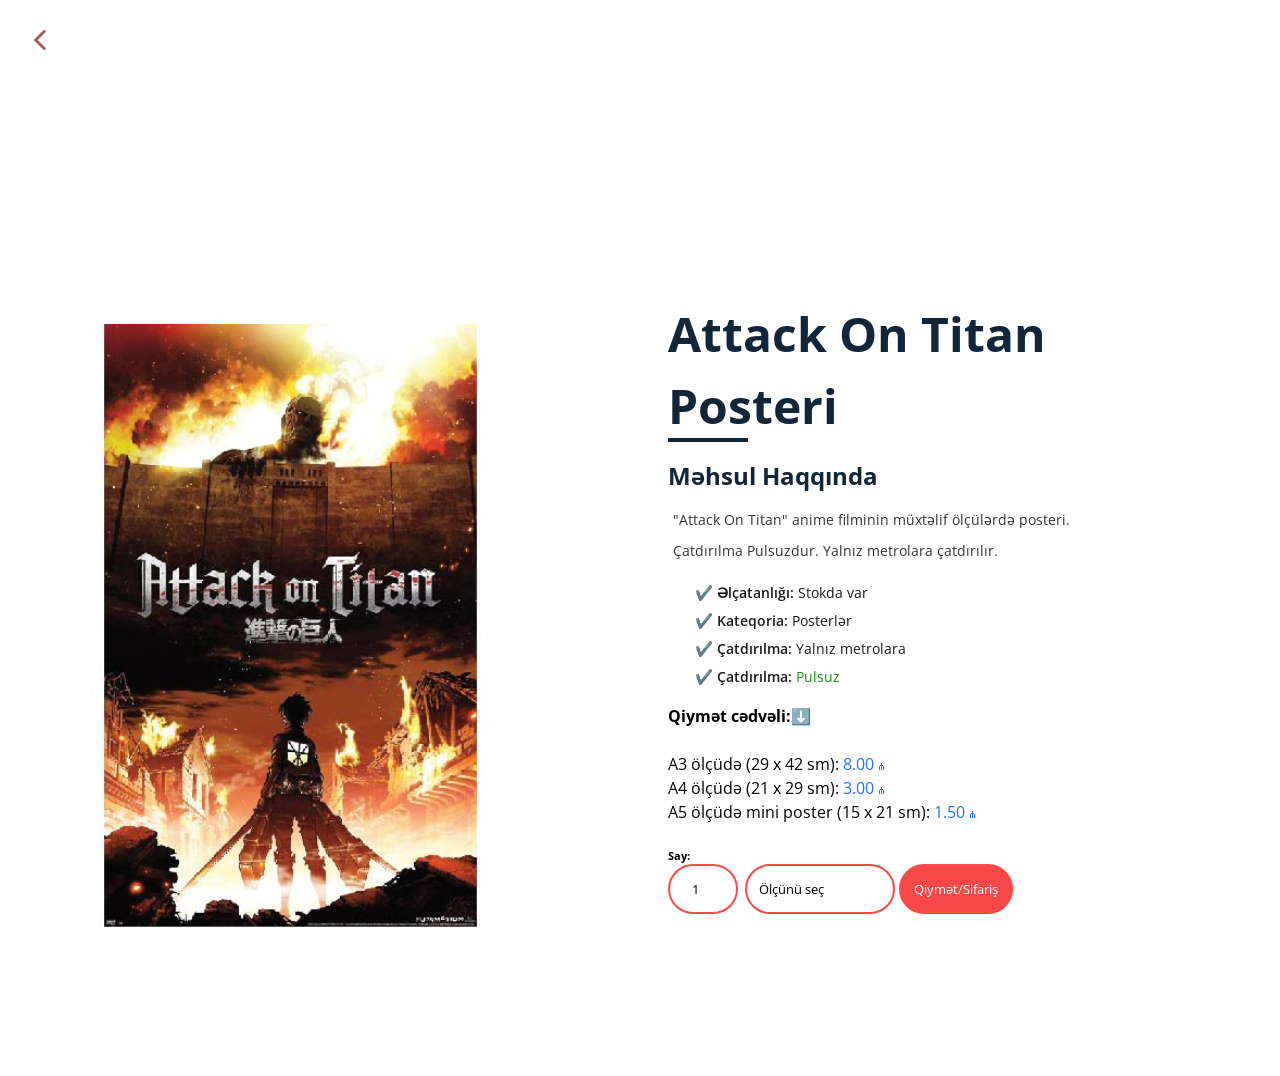
<file: attackontitan.html>
<!DOCTYPE html>
<html lang="en">
<head>
    <meta charset="UTF-8">
    <meta http-equiv="X-UA-Compatible" content="IE=edge">
    <meta name="viewport" content="width=device-width, initial-scale=1.0">
    <title>Atack On Titan posteri</title>
    <link rel="stylesheet" href="stylepro.css">

 
</head>
<body>
  <header style="background-color: #FFF" class="site-header site-header--menu-right landing-13-menu site-header--absolute site-header--sticky">
    <div class="container">
      <nav class="navbar site-navbar">

        <div class="brand-logo">
          <a href="#">

            <div style="display: flex; ">
            <a href="index.html"><img style="transform:rotate(90deg); height: 20px; width: 20px; margin: 30px ; filter: opacity(0.4) drop-shadow(0 0 0 red); " src="arrow-down-sign-to-navigate.png" alt="" class="light-version-logo"></a>

          </div>
            
          </a>
        </div>
        
  </header>
    <br>
    <br>
    <br>
    <br>
    <script src="product.js"></script>
    <script>var productName = "Attack On Titan posteri";</script>

    <div class = "card-wrapper">
        <div class = "card">
          <!-- card left -->
          <div class = "product-imgs">
            <div class = "img-display">
              <div style="height: 605px; width:402px" class = "img-showcase">
                <img id="photo" src = "prouctImages/attackontitan-01.jpg" alt = "shoe image">
              </div>
            </div>
            
          </div>
          <!-- card right -->
          <div class = "product-content">
            <h2 id="titlee" class = "product-title">attack on titan posteri</h2>

            
      
            
      
            <div class = "product-detail">
              <h2>Məhsul Haqqında</h2>
              <p>"Attack On Titan" anime filminin müxtəlif ölçülərdə posteri.</p>
              <p>Çatdırılma Pulsuzdur. Yalnız metrolara çatdırılır.</p>
              <ul>
                
                <li><span>✔️ </span>Əlçatanlığı: <span>Stokda var</span></li>
                <li><span>✔️ </span>Kateqoria: <span>Posterlər</span></li>
                <li><span>✔️ </span>Çatdırılma: <span>Yalnız metrolara</span></li>
                <li><span>✔️ </span>Çatdırılma: <span style="color: green;">Pulsuz</span></li>
              </ul>
            </div>
            <div style="font-size: medium" class = "product-price">

              <p class = "new-price">Qiymət cədvəli:<span>⬇️</span></p>
              <br>

              <p style="font-weight: lighter;" class = "new-price">A3 ölçüdə (29 x 42 sm): <span>8.00 ₼</span></p>
              <p style="font-weight: lighter;" class = "new-price">A4 ölçüdə (21 x 29 sm): <span>3.00 ₼</span></p>
              <p style="font-weight: lighter;" class = "new-price">A5 ölçüdə mini poster (15 x 21 sm): <span>1.50 ₼</span></p>
            </div>
      
            <div  class = "purchase-info">
              <h6>Say:</h6>
              <input id="say"  style="height: 50px; width: 70px" type = "number" min = "0" value = "1">
              <select id="select" class="select" style="height: 50px;width: 150px; border-radius: 25px" id="cars" name="cars">
                <option value="sec">Ölçünü seç</option>
                <option value="a3">A3</option>
                <option value="a4">A4</option>
                <option value="a5">A5</option>
              </select>
              <button  style="height: 50px;" type = "button" onclick="productToLocal()" class = "btn">
                Qiymət/Sifariş
              </button>

            </div>
      
            
          </div>
        </div>
      </div>
</body>
</html>
</file>
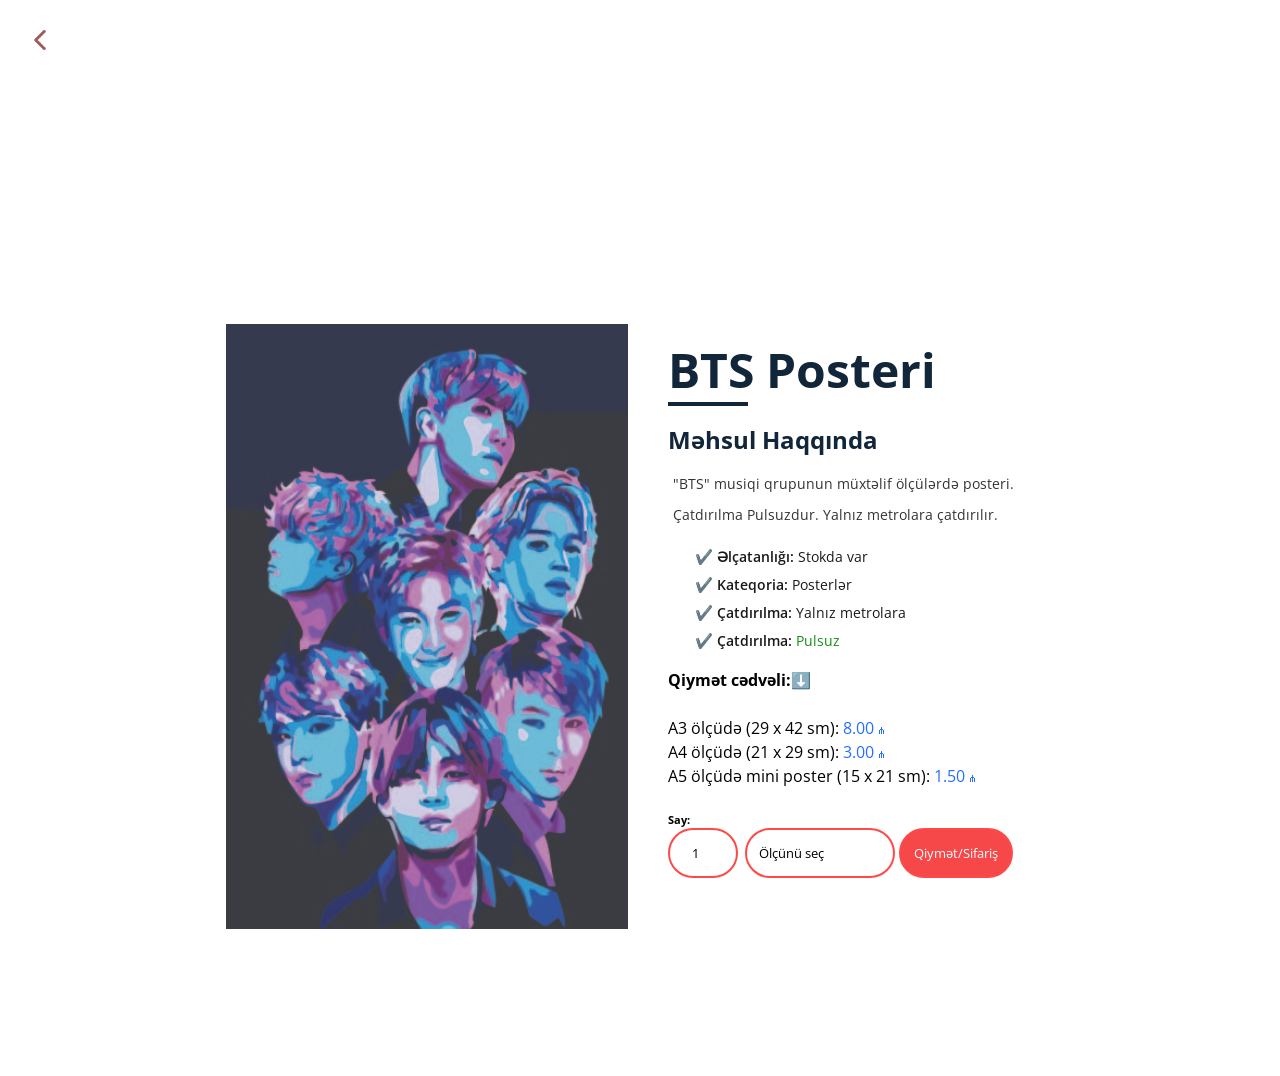
<file: bts.html>
<!DOCTYPE html>
<html lang="en">
<head>
    <meta charset="UTF-8">
    <meta http-equiv="X-UA-Compatible" content="IE=edge">
    <meta name="viewport" content="width=device-width, initial-scale=1.0">
    <title>BTS posteri</title>
    <link rel="stylesheet" href="stylepro.css">

 
</head>
<body>
  <header style="background-color: #FFF" class="site-header site-header--menu-right landing-13-menu site-header--absolute site-header--sticky">
    <div class="container">
      <nav class="navbar site-navbar">

        <div class="brand-logo">
          <a href="#">

            <div style="display: flex; ">
                <a href="index.html"><img style="transform:rotate(90deg); height: 20px; width: 20px; margin: 30px ; filter: opacity(0.4) drop-shadow(0 0 0 red); " src="arrow-down-sign-to-navigate.png" alt="" class="light-version-logo"></a>
            </div>
            
          </a>
        </div>
        
  </header>
    <br>
    <br>
    <br>
    <br>
    <script src="product.js"></script>
    <script>var productName = "BTS posteri";</script>

    <div class = "card-wrapper">
        <div class = "card">
          <!-- card left -->
          <div class = "product-imgs">
            <div class = "img-display">
              <div style="height: 605px; width:402px" class = "img-showcase">
                <img id="photo" src = "prouctImages/bts-01.jpg" alt = "bts image">
              </div>
            </div>
            
          </div>
          <!-- card right -->
          <div class = "product-content">
            <h2 id="titlee" class = "product-title">BTS posteri</h2>

            
      
            
      
            <div class = "product-detail">
              <h2>Məhsul Haqqında</h2>
              <p>"BTS" musiqi qrupunun müxtəlif ölçülərdə posteri.</p>
              <p>Çatdırılma Pulsuzdur. Yalnız metrolara çatdırılır.</p>
              <ul>
                
                <li><span>✔️ </span>Əlçatanlığı: <span>Stokda var</span></li>
                <li><span>✔️ </span>Kateqoria: <span>Posterlər</span></li>
                <li><span>✔️ </span>Çatdırılma: <span>Yalnız metrolara</span></li>
                <li><span>✔️ </span>Çatdırılma: <span style="color: green;">Pulsuz</span></li>
              </ul>
            </div>
            <div style="font-size: medium" class = "product-price">

              <p class = "new-price">Qiymət cədvəli:<span>⬇️</span></p>
              <br>

              <p style="font-weight: lighter;" class = "new-price">A3 ölçüdə (29 x 42 sm): <span>8.00 ₼</span></p>
              <p style="font-weight: lighter;" class = "new-price">A4 ölçüdə (21 x 29 sm): <span>3.00 ₼</span></p>
              <p style="font-weight: lighter;" class = "new-price">A5 ölçüdə mini poster (15 x 21 sm): <span>1.50 ₼</span></p>
            </div>
      
            <div  class = "purchase-info">
              <h6>Say:</h6>
              <input id="say"  style="height: 50px; width: 70px" type = "number" min = "0" value = "1">
              <select id="select" class="select" style="height: 50px;width: 150px; border-radius: 25px" id="cars" name="cars">
                <option value="sec">Ölçünü seç</option>
                <option value="a3">A3</option>
                <option value="a4">A4</option>
                <option value="a5">A5</option>
              </select>
              <button  style="height: 50px;" type = "button" onclick="productToLocal()" class = "btn">
                Qiymət/Sifariş
              </button>

            </div>
      
            
          </div>
        </div>
      </div>
</body>
</html>
</file>
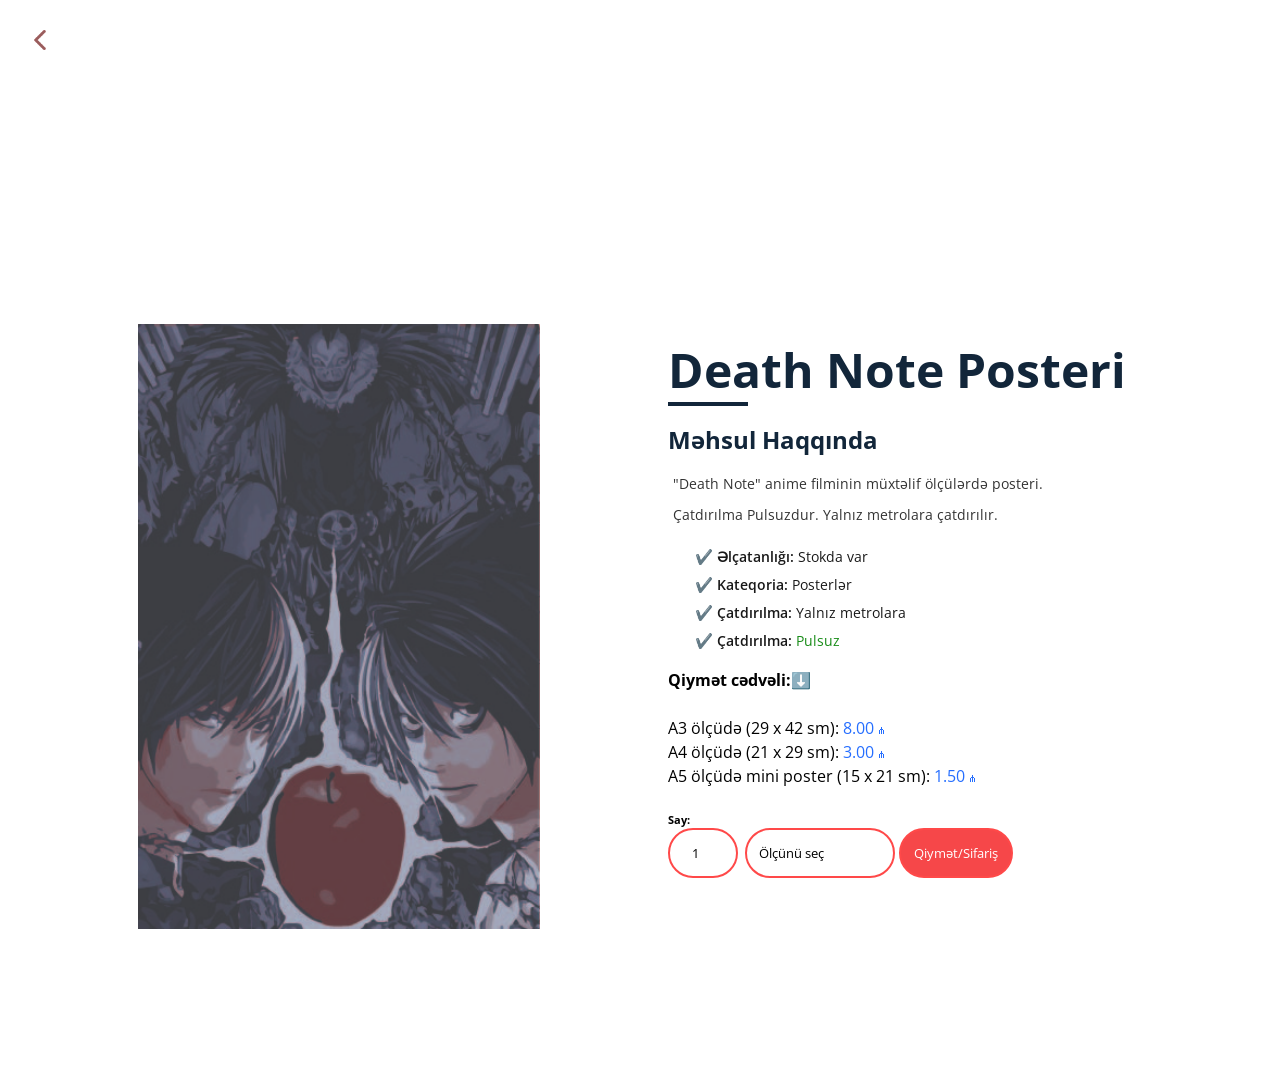
<file: deathnote.html>
<!DOCTYPE html>
<html lang="en">
<head>
    <meta charset="UTF-8">
    <meta http-equiv="X-UA-Compatible" content="IE=edge">
    <meta name="viewport" content="width=device-width, initial-scale=1.0">
    <title>Death Note posteri</title>
    <link rel="stylesheet" href="stylepro.css">

 
</head>
<body>
  <header style="background-color: #FFF" class="site-header site-header--menu-right landing-13-menu site-header--absolute site-header--sticky">
    <div class="container">
      <nav class="navbar site-navbar">

        <div class="brand-logo">
          <a href="#">

            <div style="display: flex; ">
                <a href="index.html"><img style="transform:rotate(90deg); height: 20px; width: 20px; margin: 30px ; filter: opacity(0.4) drop-shadow(0 0 0 red); " src="arrow-down-sign-to-navigate.png" alt="" class="light-version-logo"></a>
            </div>
            
          </a>
        </div>
        
  </header>
    <br>
    <br>
    <br>
    <br>
    <script src="product.js"></script>
    <script>var productName = "Death Note posteri";</script>

    <div class = "card-wrapper">
        <div class = "card">
          <!-- card left -->
          <div class = "product-imgs">
            <div class = "img-display">
              <div style="height: 605px; width:402px" class = "img-showcase">
                <img id="photo" src = "prouctImages/deathnote-01.jpg" alt = "bts image">
              </div>
            </div>
            
          </div>
          <!-- card right -->
          <div class = "product-content">
            <h2 id="titlee" class = "product-title">Death Note posteri</h2>

            
      
            
      
            <div class = "product-detail">
              <h2>Məhsul Haqqında</h2>
              <p>"Death Note" anime filminin müxtəlif ölçülərdə posteri.</p>
              <p>Çatdırılma Pulsuzdur. Yalnız metrolara çatdırılır.</p>
              <ul>
                
                <li><span>✔️ </span>Əlçatanlığı: <span>Stokda var</span></li>
                <li><span>✔️ </span>Kateqoria: <span>Posterlər</span></li>
                <li><span>✔️ </span>Çatdırılma: <span>Yalnız metrolara</span></li>
                <li><span>✔️ </span>Çatdırılma: <span style="color: green;">Pulsuz</span></li>
              </ul>
            </div>
            <div style="font-size: medium" class = "product-price">

              <p class = "new-price">Qiymət cədvəli:<span>⬇️</span></p>
              <br>

              <p style="font-weight: lighter;" class = "new-price">A3 ölçüdə (29 x 42 sm): <span>8.00 ₼</span></p>
              <p style="font-weight: lighter;" class = "new-price">A4 ölçüdə (21 x 29 sm): <span>3.00 ₼</span></p>
              <p style="font-weight: lighter;" class = "new-price">A5 ölçüdə mini poster (15 x 21 sm): <span>1.50 ₼</span></p>
            </div>
      
            <div  class = "purchase-info">
              <h6>Say:</h6>
              <input id="say"  style="height: 50px; width: 70px" type = "number" min = "0" value = "1">
              <select id="select" class="select" style="height: 50px;width: 150px; border-radius: 25px" id="cars" name="cars">
                <option value="sec">Ölçünü seç</option>
                <option value="a3">A3</option>
                <option value="a4">A4</option>
                <option value="a5">A5</option>
              </select>
              <button  style="height: 50px;" type = "button" onclick="productToLocal()" class = "btn">
                Qiymət/Sifariş
              </button>

            </div>
      
            
          </div>
        </div>
      </div>
</body>
</html>
</file>
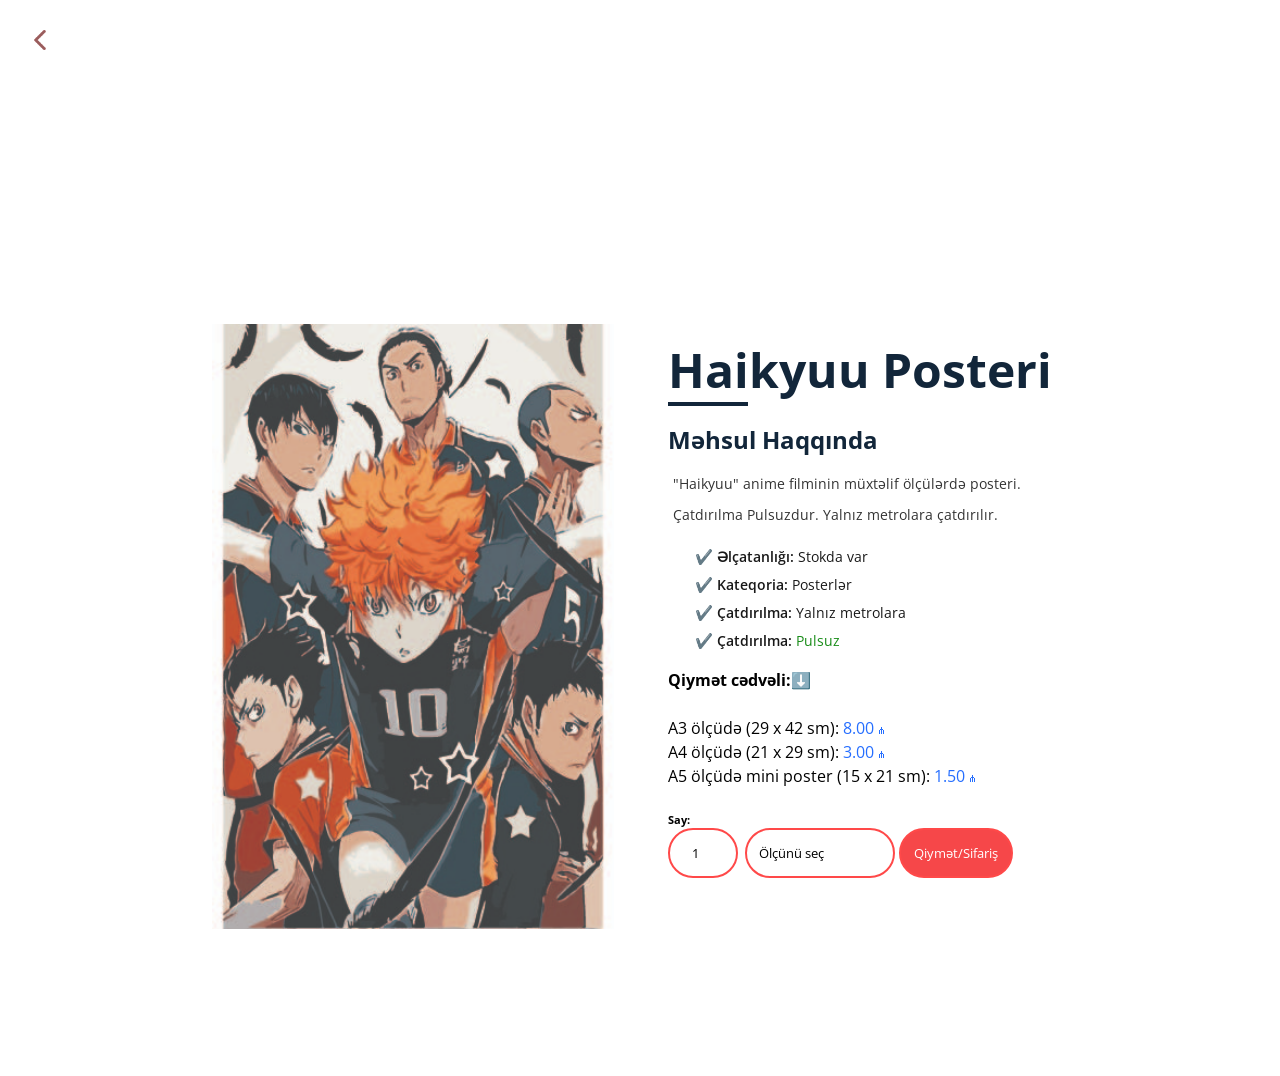
<file: haikyuu.html>
<!DOCTYPE html>
<html lang="en">
<head>
    <meta charset="UTF-8">
    <meta http-equiv="X-UA-Compatible" content="IE=edge">
    <meta name="viewport" content="width=device-width, initial-scale=1.0">
    <title>Haikyuu posteri</title>
    <link rel="stylesheet" href="stylepro.css">

 
</head>
<body>
  <header style="background-color: #FFF" class="site-header site-header--menu-right landing-13-menu site-header--absolute site-header--sticky">
    <div class="container">
      <nav class="navbar site-navbar">

        <div class="brand-logo">
          <a href="#">

            <div style="display: flex; ">
                <a href="index.html"><img style="transform:rotate(90deg); height: 20px; width: 20px; margin: 30px ; filter: opacity(0.4) drop-shadow(0 0 0 red); " src="arrow-down-sign-to-navigate.png" alt="" class="light-version-logo"></a>
            </div>
            
          </a>
        </div>
        
  </header>
    <br>
    <br>
    <br>
    <br>
    <script src="product.js"></script>
    <script>var productName = "Haikyuu posteri";</script>

    <div class = "card-wrapper">
        <div class = "card">
          <!-- card left -->
          <div class = "product-imgs">
            <div class = "img-display">
              <div style="height: 605px; width:402px" class = "img-showcase">
                <img id="photo" src = "prouctImages/haikyuu-01.jpg" alt = "image">
              </div>
            </div>
            
          </div>
          <!-- card right -->
          <div class = "product-content">
            <h2 id="titlee" class = "product-title">Haikyuu posteri</h2>

            
      
            
      
            <div class = "product-detail">
              <h2>Məhsul Haqqında</h2>
              <p>"Haikyuu" anime filminin müxtəlif ölçülərdə posteri.</p>
              <p>Çatdırılma Pulsuzdur. Yalnız metrolara çatdırılır.</p>
              <ul>
                
                <li><span>✔️ </span>Əlçatanlığı: <span>Stokda var</span></li>
                <li><span>✔️ </span>Kateqoria: <span>Posterlər</span></li>
                <li><span>✔️ </span>Çatdırılma: <span>Yalnız metrolara</span></li>
                <li><span>✔️ </span>Çatdırılma: <span style="color: green;">Pulsuz</span></li>
              </ul>
            </div>
            <div style="font-size: medium" class = "product-price">

              <p class = "new-price">Qiymət cədvəli:<span>⬇️</span></p>
              <br>

              <p style="font-weight: lighter;" class = "new-price">A3 ölçüdə (29 x 42 sm): <span>8.00 ₼</span></p>
              <p style="font-weight: lighter;" class = "new-price">A4 ölçüdə (21 x 29 sm): <span>3.00 ₼</span></p>
              <p style="font-weight: lighter;" class = "new-price">A5 ölçüdə mini poster (15 x 21 sm): <span>1.50 ₼</span></p>
            </div>
      
            <div  class = "purchase-info">
              <h6>Say:</h6>
              <input id="say"  style="height: 50px; width: 70px" type = "number" min = "0" value = "1">
              <select id="select" class="select" style="height: 50px;width: 150px; border-radius: 25px" id="cars" name="cars">
                <option value="sec">Ölçünü seç</option>
                <option value="a3">A3</option>
                <option value="a4">A4</option>
                <option value="a5">A5</option>
              </select>
              <button  style="height: 50px;" type = "button" onclick="productToLocal()" class = "btn">
                Qiymət/Sifariş
              </button>

            </div>
      
            
          </div>
        </div>
      </div>
</body>
</html>
</file>
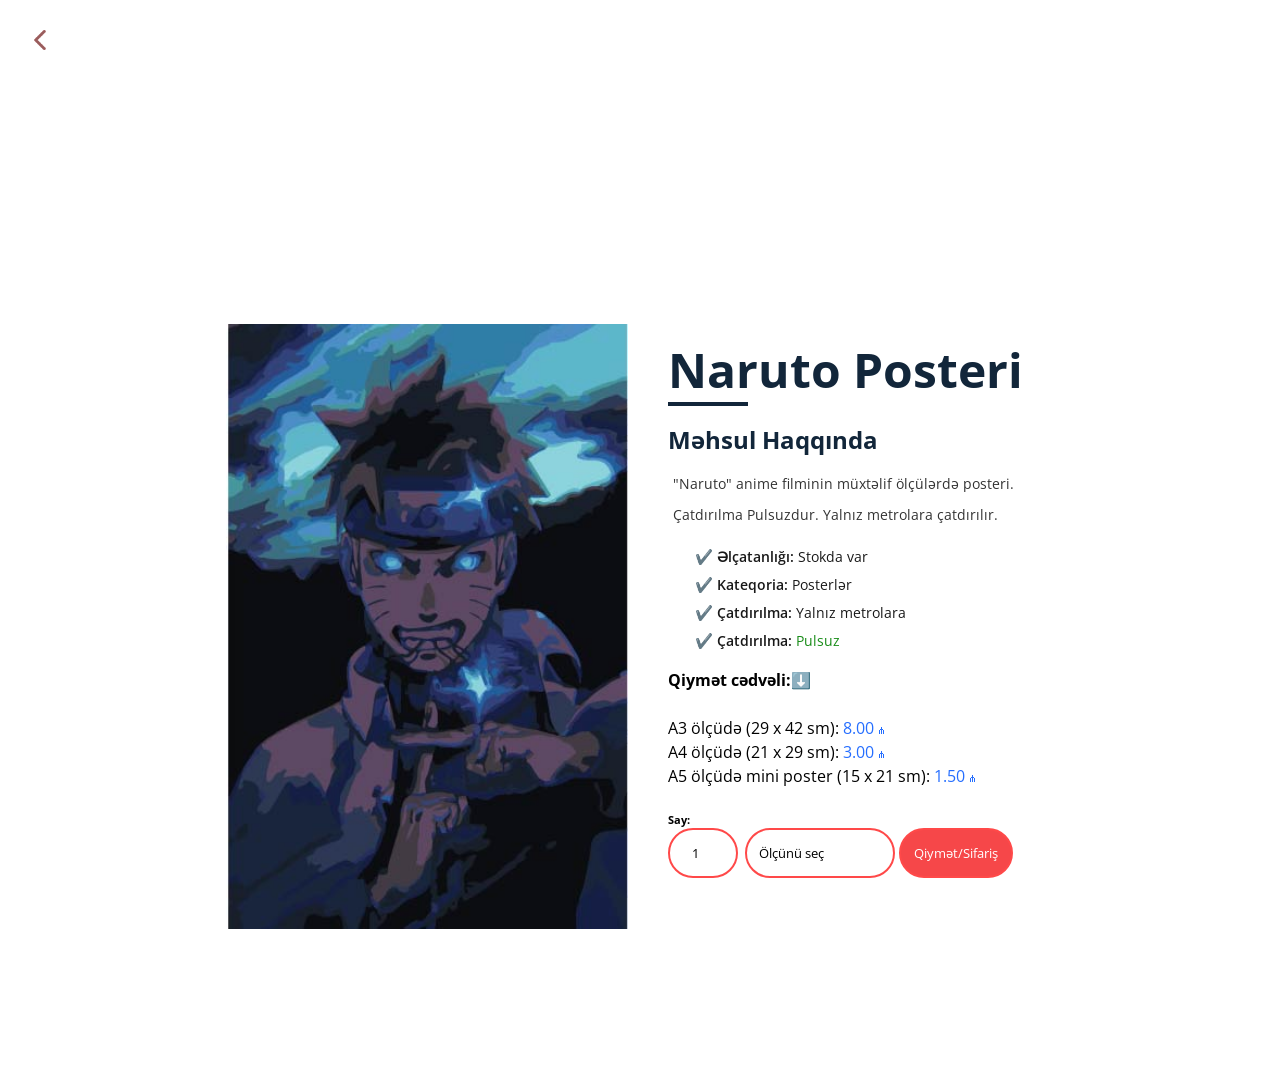
<file: naruto.html>
<!DOCTYPE html>
<html lang="en">
<head>
    <meta charset="UTF-8">
    <meta http-equiv="X-UA-Compatible" content="IE=edge">
    <meta name="viewport" content="width=device-width, initial-scale=1.0">
    <title>Naruto posteri</title>
    <link rel="stylesheet" href="stylepro.css">

 
</head>
<body>
  <header style="background-color: #FFF" class="site-header site-header--menu-right landing-13-menu site-header--absolute site-header--sticky">
    <div class="container">
      <nav class="navbar site-navbar">

        <div class="brand-logo">
          <a href="#">

            <div style="display: flex; ">
                <a href="index.html"><img style="transform:rotate(90deg); height: 20px; width: 20px; margin: 30px ; filter: opacity(0.4) drop-shadow(0 0 0 red); " src="arrow-down-sign-to-navigate.png" alt="" class="light-version-logo"></a>
            </div>
            
          </a>
        </div>
        
  </header>
    <br>
    <br>
    <br>
    <br>
    <script src="product.js"></script>
    <script>var productName = "Naruto posteri";</script>

    <div class = "card-wrapper">
        <div class = "card">
          <!-- card left -->
          <div class = "product-imgs">
            <div class = "img-display">
              <div style="height: 605px; width:402px" class = "img-showcase">
                <img id="photo" src = "prouctImages/naruto-01.jpg" alt = "image">
              </div>
            </div>
            
          </div>
          <!-- card right -->
          <div class = "product-content">
            <h2 id="titlee" class = "product-title">Naruto posteri</h2>

            
      
            
      
            <div class = "product-detail">
              <h2>Məhsul Haqqında</h2>
              <p>"Naruto" anime filminin müxtəlif ölçülərdə posteri.</p>
              <p>Çatdırılma Pulsuzdur. Yalnız metrolara çatdırılır.</p>
              <ul>
                
                <li><span>✔️ </span>Əlçatanlığı: <span>Stokda var</span></li>
                <li><span>✔️ </span>Kateqoria: <span>Posterlər</span></li>
                <li><span>✔️ </span>Çatdırılma: <span>Yalnız metrolara</span></li>
                <li><span>✔️ </span>Çatdırılma: <span style="color: green;">Pulsuz</span></li>
              </ul>
            </div>
            <div style="font-size: medium" class = "product-price">

              <p class = "new-price">Qiymət cədvəli:<span>⬇️</span></p>
              <br>

              <p style="font-weight: lighter;" class = "new-price">A3 ölçüdə (29 x 42 sm): <span>8.00 ₼</span></p>
              <p style="font-weight: lighter;" class = "new-price">A4 ölçüdə (21 x 29 sm): <span>3.00 ₼</span></p>
              <p style="font-weight: lighter;" class = "new-price">A5 ölçüdə mini poster (15 x 21 sm): <span>1.50 ₼</span></p>
            </div>
      
            <div  class = "purchase-info">
              <h6>Say:</h6>
              <input id="say"  style="height: 50px; width: 70px" type = "number" min = "0" value = "1">
              <select id="select" class="select" style="height: 50px;width: 150px; border-radius: 25px" id="cars" name="cars">
                <option value="sec">Ölçünü seç</option>
                <option value="a3">A3</option>
                <option value="a4">A4</option>
                <option value="a5">A5</option>
              </select>
              <button  style="height: 50px;" type = "button" onclick="productToLocal()" class = "btn">
                Qiymət/Sifariş
              </button>

            </div>
      
            
          </div>
        </div>
      </div>
</body>
</html>
</file>
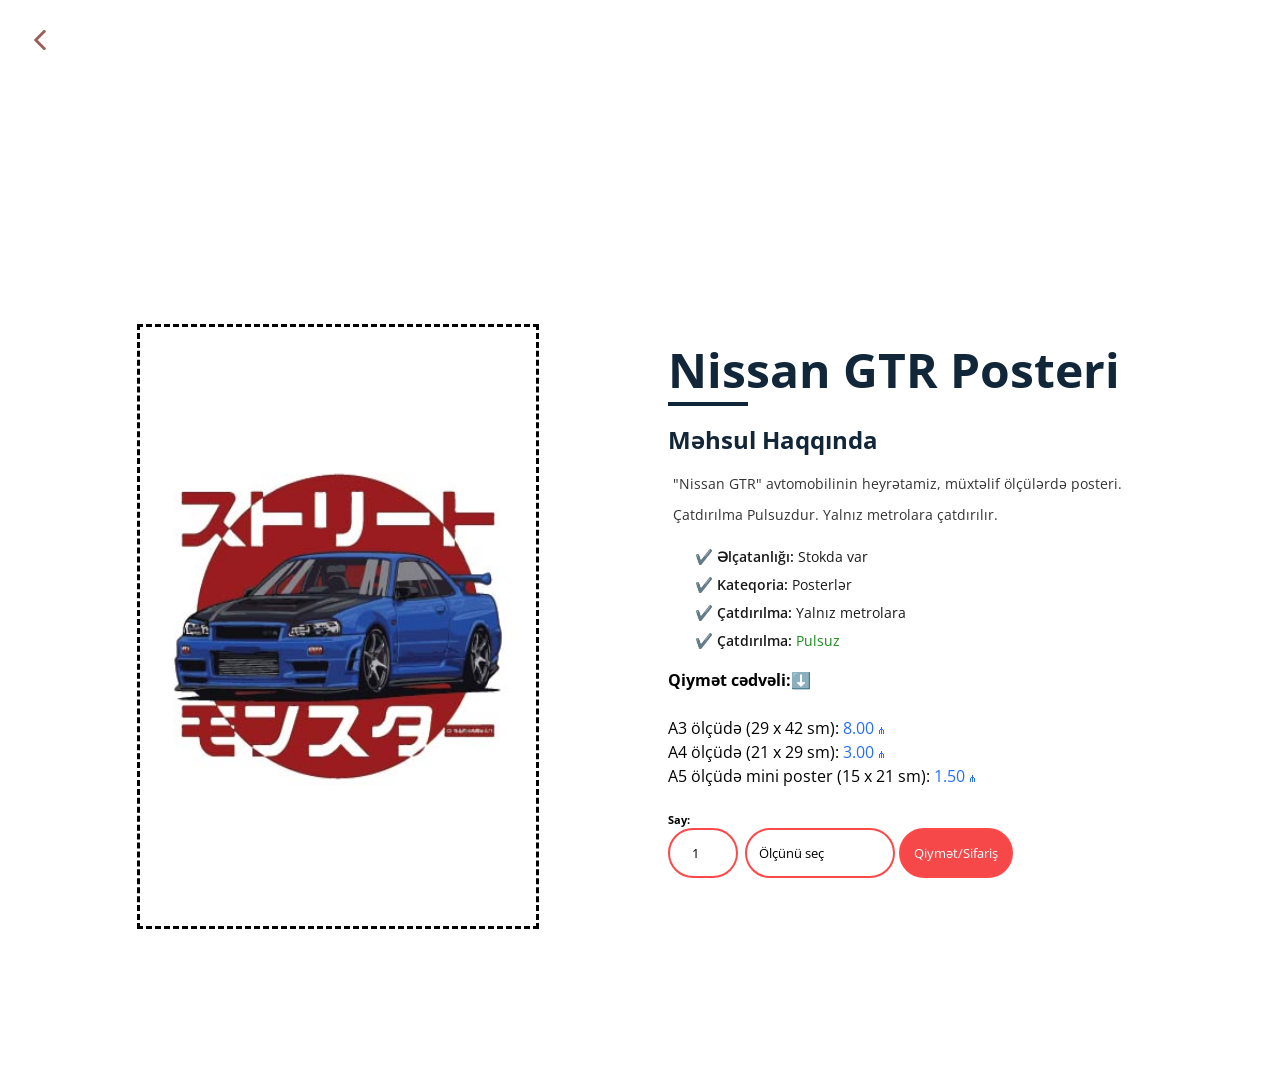
<file: nissangtr.html>
<!DOCTYPE html>
<html lang="en">
<head>
    <meta charset="UTF-8">
    <meta http-equiv="X-UA-Compatible" content="IE=edge">
    <meta name="viewport" content="width=device-width, initial-scale=1.0">
    <title>Nissan GTR posteri</title>
    <link rel="stylesheet" href="stylepro.css">

 
</head>
<body>
  <header style="background-color: #FFF" class="site-header site-header--menu-right landing-13-menu site-header--absolute site-header--sticky">
    <div class="container">
      <nav class="navbar site-navbar">

        <div class="brand-logo">
          <a href="#">

            <div style="display: flex; ">
            <a href="index.html"><img style="transform:rotate(90deg); height: 20px; width: 20px; margin: 30px ; filter: opacity(0.4) drop-shadow(0 0 0 red); " src="arrow-down-sign-to-navigate.png" alt="" class="light-version-logo"></a>

          </div>
            
          </a>
        </div>
        
  </header>
    <br>
    <br>
    <br>
    <br>
    <script src="product.js"></script>
    <script>var productName = "Nissan GTR posteri";</script>

    <div class = "card-wrapper">
        <div class = "card">
          <!-- card left -->
          <div class = "product-imgs">
            <div class = "img-display">
              <div style="height: 605px; width:402px" class = "img-showcase">
                <img style="border-style: dashed" id="photo" src = "prouctImages/nissangtrp-01.jpg" alt = "shoe image">
              </div>
            </div>
            
          </div>
          <!-- card right -->
          <div class = "product-content">
            <h2 id="titlee" class = "product-title">Nissan GTR posteri</h2>

            
      
            
      
            <div class = "product-detail">
              <h2>Məhsul Haqqında</h2>
              <p>"Nissan GTR" avtomobilinin heyrətamiz, müxtəlif ölçülərdə posteri.</p>
              <p>Çatdırılma Pulsuzdur. Yalnız metrolara çatdırılır.</p>
              <ul>
                
                <li><span>✔️ </span>Əlçatanlığı: <span>Stokda var</span></li>
                <li><span>✔️ </span>Kateqoria: <span>Posterlər</span></li>
                <li><span>✔️ </span>Çatdırılma: <span>Yalnız metrolara</span></li>
                <li><span>✔️ </span>Çatdırılma: <span style="color: green;">Pulsuz</span></li>
              </ul>
            </div>
            <div style="font-size: medium" class = "product-price">

              <p class = "new-price">Qiymət cədvəli:<span>⬇️</span></p>
              <br>

              <p style="font-weight: lighter;" class = "new-price">A3 ölçüdə (29 x 42 sm): <span>8.00 ₼</span></p>
              <p style="font-weight: lighter;" class = "new-price">A4 ölçüdə (21 x 29 sm): <span>3.00 ₼</span></p>
              <p style="font-weight: lighter;" class = "new-price">A5 ölçüdə mini poster (15 x 21 sm): <span>1.50 ₼</span></p>
            </div>
      
            <div  class = "purchase-info">
              <h6>Say:</h6>
              <input id="say"  style="height: 50px; width: 70px" type = "number" min = "0" value = "1">
              <select id="select" class="select" style="height: 50px;width: 150px; border-radius: 25px" id="cars" name="cars">
                <option value="sec">Ölçünü seç</option>
                <option value="a3">A3</option>
                <option value="a4">A4</option>
                <option value="a5">A5</option>
              </select>
              <button  style="height: 50px;" type = "button" onclick="productToLocal()" class = "btn">
                Qiymət/Sifariş
              </button>

            </div>
      
            
          </div>
        </div>
      </div>
</body>
</html>
</file>
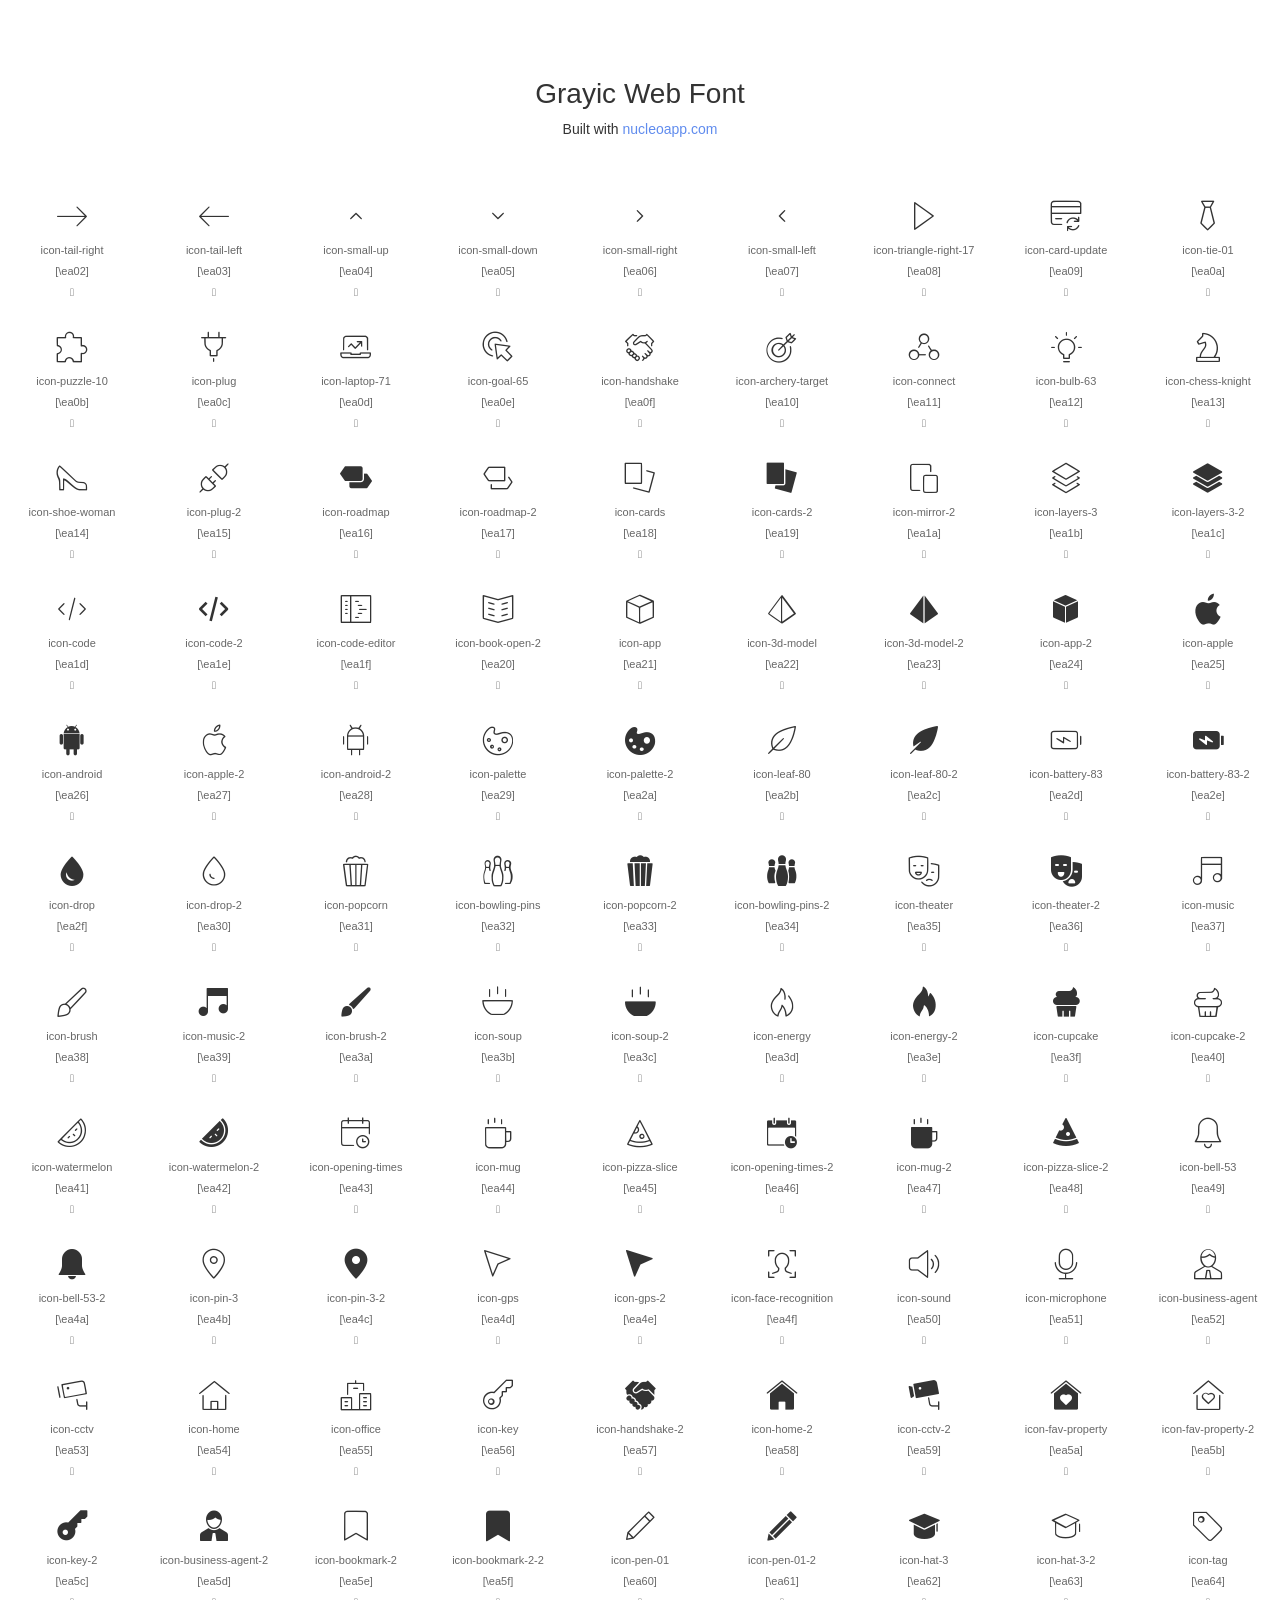
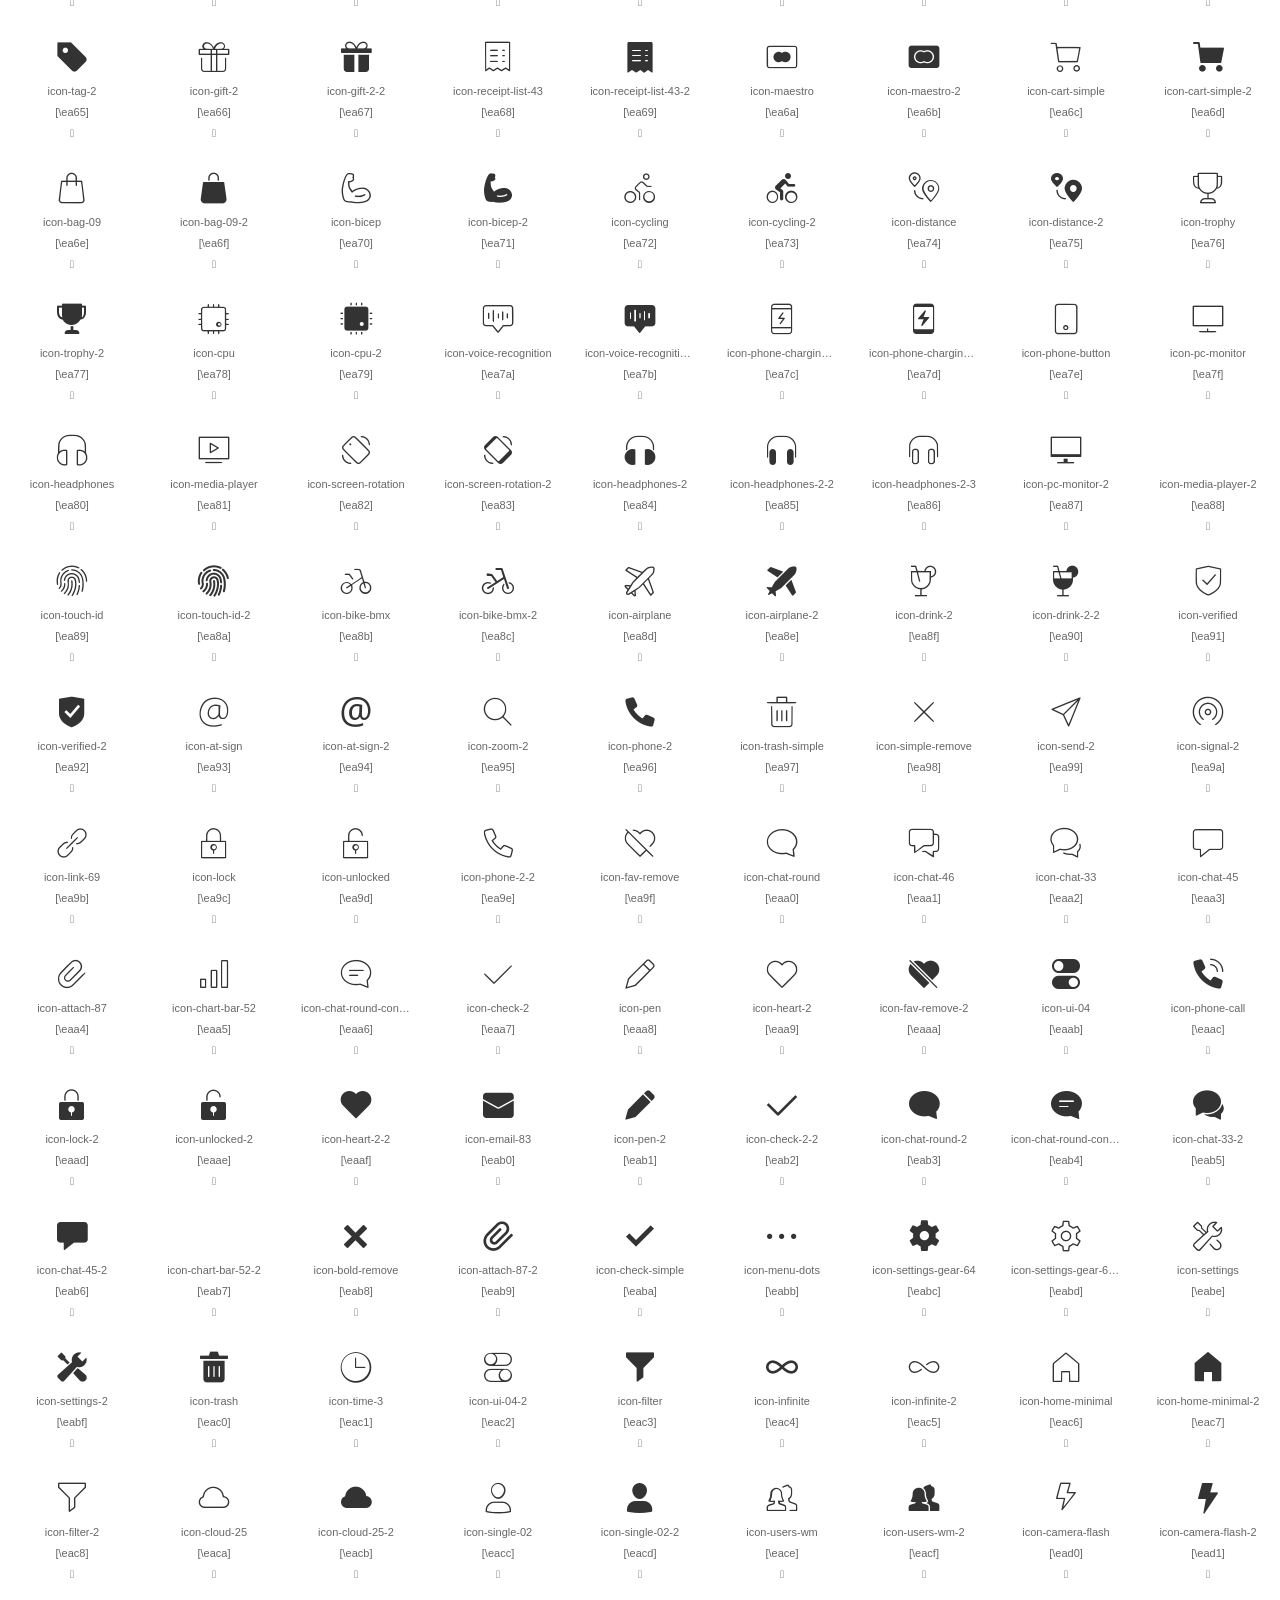
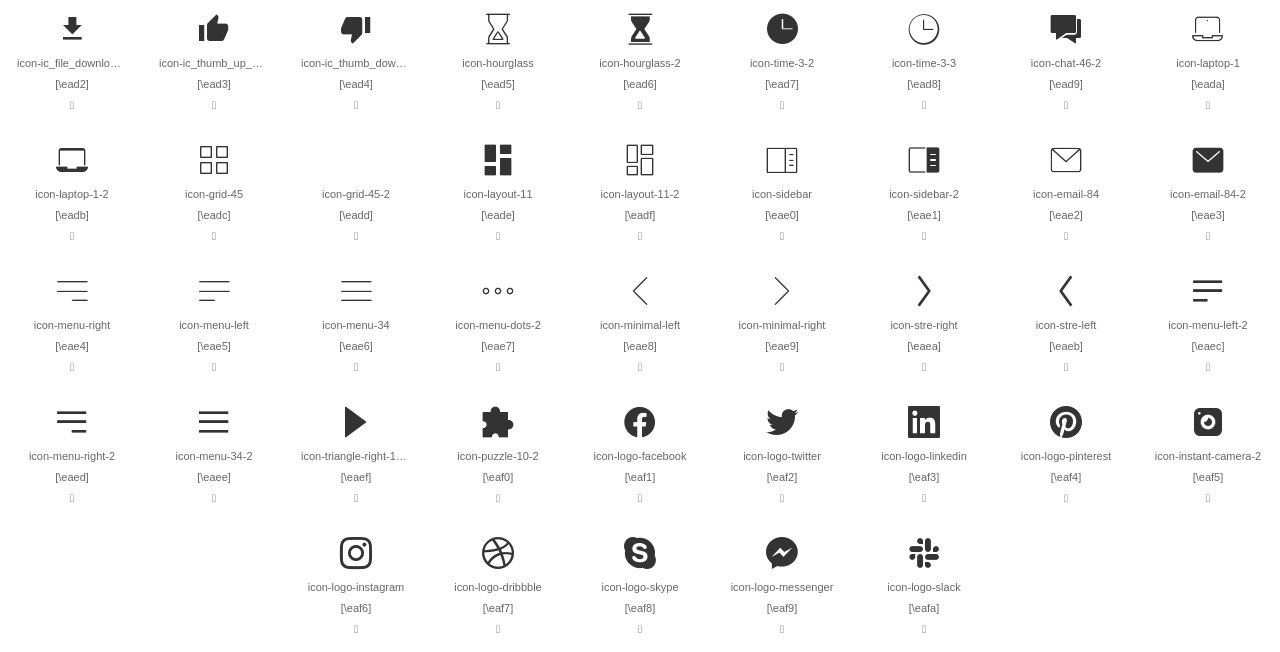
<file: fonts/icon-font/demo.html>
<!doctype html>
<html lang="en">
<head>
	<meta charset="UTF-8">
	<meta name="viewport" content="width=device-width, initial-scale=1">
	<link rel="stylesheet" href="demo/css/reset.css"> <!-- CSS reset -->
	<link rel="stylesheet" href="demo/css/style.css">
	<link rel="shortcut icon" href="demo/favicon.ico">
	<title>Grayic Web Font</title>
</head>
<body>
	<header>
		<h1>Grayic Web Font</h1>
		<p>Built with <a href="https://nucleoapp.com">nucleoapp.com</a></p>
	</header>

	<div id="icons-wrapper">
		<section>
			<ul>
                
                    <li>
                        <i class="icon icon-tail-right"></i>
                        <p>icon-tail-right</p>
                    </li>
                
                    <li>
                        <i class="icon icon-tail-left"></i>
                        <p>icon-tail-left</p>
                    </li>
                
                    <li>
                        <i class="icon icon-small-up"></i>
                        <p>icon-small-up</p>
                    </li>
                
                    <li>
                        <i class="icon icon-small-down"></i>
                        <p>icon-small-down</p>
                    </li>
                
                    <li>
                        <i class="icon icon-small-right"></i>
                        <p>icon-small-right</p>
                    </li>
                
                    <li>
                        <i class="icon icon-small-left"></i>
                        <p>icon-small-left</p>
                    </li>
                
                    <li>
                        <i class="icon icon-triangle-right-17"></i>
                        <p>icon-triangle-right-17</p>
                    </li>
                
                    <li>
                        <i class="icon icon-card-update"></i>
                        <p>icon-card-update</p>
                    </li>
                
                    <li>
                        <i class="icon icon-tie-01"></i>
                        <p>icon-tie-01</p>
                    </li>
                
                    <li>
                        <i class="icon icon-puzzle-10"></i>
                        <p>icon-puzzle-10</p>
                    </li>
                
                    <li>
                        <i class="icon icon-plug"></i>
                        <p>icon-plug</p>
                    </li>
                
                    <li>
                        <i class="icon icon-laptop-71"></i>
                        <p>icon-laptop-71</p>
                    </li>
                
                    <li>
                        <i class="icon icon-goal-65"></i>
                        <p>icon-goal-65</p>
                    </li>
                
                    <li>
                        <i class="icon icon-handshake"></i>
                        <p>icon-handshake</p>
                    </li>
                
                    <li>
                        <i class="icon icon-archery-target"></i>
                        <p>icon-archery-target</p>
                    </li>
                
                    <li>
                        <i class="icon icon-connect"></i>
                        <p>icon-connect</p>
                    </li>
                
                    <li>
                        <i class="icon icon-bulb-63"></i>
                        <p>icon-bulb-63</p>
                    </li>
                
                    <li>
                        <i class="icon icon-chess-knight"></i>
                        <p>icon-chess-knight</p>
                    </li>
                
                    <li>
                        <i class="icon icon-shoe-woman"></i>
                        <p>icon-shoe-woman</p>
                    </li>
                
                    <li>
                        <i class="icon icon-plug-2"></i>
                        <p>icon-plug-2</p>
                    </li>
                
                    <li>
                        <i class="icon icon-roadmap"></i>
                        <p>icon-roadmap</p>
                    </li>
                
                    <li>
                        <i class="icon icon-roadmap-2"></i>
                        <p>icon-roadmap-2</p>
                    </li>
                
                    <li>
                        <i class="icon icon-cards"></i>
                        <p>icon-cards</p>
                    </li>
                
                    <li>
                        <i class="icon icon-cards-2"></i>
                        <p>icon-cards-2</p>
                    </li>
                
                    <li>
                        <i class="icon icon-mirror-2"></i>
                        <p>icon-mirror-2</p>
                    </li>
                
                    <li>
                        <i class="icon icon-layers-3"></i>
                        <p>icon-layers-3</p>
                    </li>
                
                    <li>
                        <i class="icon icon-layers-3-2"></i>
                        <p>icon-layers-3-2</p>
                    </li>
                
                    <li>
                        <i class="icon icon-code"></i>
                        <p>icon-code</p>
                    </li>
                
                    <li>
                        <i class="icon icon-code-2"></i>
                        <p>icon-code-2</p>
                    </li>
                
                    <li>
                        <i class="icon icon-code-editor"></i>
                        <p>icon-code-editor</p>
                    </li>
                
                    <li>
                        <i class="icon icon-book-open-2"></i>
                        <p>icon-book-open-2</p>
                    </li>
                
                    <li>
                        <i class="icon icon-app"></i>
                        <p>icon-app</p>
                    </li>
                
                    <li>
                        <i class="icon icon-3d-model"></i>
                        <p>icon-3d-model</p>
                    </li>
                
                    <li>
                        <i class="icon icon-3d-model-2"></i>
                        <p>icon-3d-model-2</p>
                    </li>
                
                    <li>
                        <i class="icon icon-app-2"></i>
                        <p>icon-app-2</p>
                    </li>
                
                    <li>
                        <i class="icon icon-apple"></i>
                        <p>icon-apple</p>
                    </li>
                
                    <li>
                        <i class="icon icon-android"></i>
                        <p>icon-android</p>
                    </li>
                
                    <li>
                        <i class="icon icon-apple-2"></i>
                        <p>icon-apple-2</p>
                    </li>
                
                    <li>
                        <i class="icon icon-android-2"></i>
                        <p>icon-android-2</p>
                    </li>
                
                    <li>
                        <i class="icon icon-palette"></i>
                        <p>icon-palette</p>
                    </li>
                
                    <li>
                        <i class="icon icon-palette-2"></i>
                        <p>icon-palette-2</p>
                    </li>
                
                    <li>
                        <i class="icon icon-leaf-80"></i>
                        <p>icon-leaf-80</p>
                    </li>
                
                    <li>
                        <i class="icon icon-leaf-80-2"></i>
                        <p>icon-leaf-80-2</p>
                    </li>
                
                    <li>
                        <i class="icon icon-battery-83"></i>
                        <p>icon-battery-83</p>
                    </li>
                
                    <li>
                        <i class="icon icon-battery-83-2"></i>
                        <p>icon-battery-83-2</p>
                    </li>
                
                    <li>
                        <i class="icon icon-drop"></i>
                        <p>icon-drop</p>
                    </li>
                
                    <li>
                        <i class="icon icon-drop-2"></i>
                        <p>icon-drop-2</p>
                    </li>
                
                    <li>
                        <i class="icon icon-popcorn"></i>
                        <p>icon-popcorn</p>
                    </li>
                
                    <li>
                        <i class="icon icon-bowling-pins"></i>
                        <p>icon-bowling-pins</p>
                    </li>
                
                    <li>
                        <i class="icon icon-popcorn-2"></i>
                        <p>icon-popcorn-2</p>
                    </li>
                
                    <li>
                        <i class="icon icon-bowling-pins-2"></i>
                        <p>icon-bowling-pins-2</p>
                    </li>
                
                    <li>
                        <i class="icon icon-theater"></i>
                        <p>icon-theater</p>
                    </li>
                
                    <li>
                        <i class="icon icon-theater-2"></i>
                        <p>icon-theater-2</p>
                    </li>
                
                    <li>
                        <i class="icon icon-music"></i>
                        <p>icon-music</p>
                    </li>
                
                    <li>
                        <i class="icon icon-brush"></i>
                        <p>icon-brush</p>
                    </li>
                
                    <li>
                        <i class="icon icon-music-2"></i>
                        <p>icon-music-2</p>
                    </li>
                
                    <li>
                        <i class="icon icon-brush-2"></i>
                        <p>icon-brush-2</p>
                    </li>
                
                    <li>
                        <i class="icon icon-soup"></i>
                        <p>icon-soup</p>
                    </li>
                
                    <li>
                        <i class="icon icon-soup-2"></i>
                        <p>icon-soup-2</p>
                    </li>
                
                    <li>
                        <i class="icon icon-energy"></i>
                        <p>icon-energy</p>
                    </li>
                
                    <li>
                        <i class="icon icon-energy-2"></i>
                        <p>icon-energy-2</p>
                    </li>
                
                    <li>
                        <i class="icon icon-cupcake"></i>
                        <p>icon-cupcake</p>
                    </li>
                
                    <li>
                        <i class="icon icon-cupcake-2"></i>
                        <p>icon-cupcake-2</p>
                    </li>
                
                    <li>
                        <i class="icon icon-watermelon"></i>
                        <p>icon-watermelon</p>
                    </li>
                
                    <li>
                        <i class="icon icon-watermelon-2"></i>
                        <p>icon-watermelon-2</p>
                    </li>
                
                    <li>
                        <i class="icon icon-opening-times"></i>
                        <p>icon-opening-times</p>
                    </li>
                
                    <li>
                        <i class="icon icon-mug"></i>
                        <p>icon-mug</p>
                    </li>
                
                    <li>
                        <i class="icon icon-pizza-slice"></i>
                        <p>icon-pizza-slice</p>
                    </li>
                
                    <li>
                        <i class="icon icon-opening-times-2"></i>
                        <p>icon-opening-times-2</p>
                    </li>
                
                    <li>
                        <i class="icon icon-mug-2"></i>
                        <p>icon-mug-2</p>
                    </li>
                
                    <li>
                        <i class="icon icon-pizza-slice-2"></i>
                        <p>icon-pizza-slice-2</p>
                    </li>
                
                    <li>
                        <i class="icon icon-bell-53"></i>
                        <p>icon-bell-53</p>
                    </li>
                
                    <li>
                        <i class="icon icon-bell-53-2"></i>
                        <p>icon-bell-53-2</p>
                    </li>
                
                    <li>
                        <i class="icon icon-pin-3"></i>
                        <p>icon-pin-3</p>
                    </li>
                
                    <li>
                        <i class="icon icon-pin-3-2"></i>
                        <p>icon-pin-3-2</p>
                    </li>
                
                    <li>
                        <i class="icon icon-gps"></i>
                        <p>icon-gps</p>
                    </li>
                
                    <li>
                        <i class="icon icon-gps-2"></i>
                        <p>icon-gps-2</p>
                    </li>
                
                    <li>
                        <i class="icon icon-face-recognition"></i>
                        <p>icon-face-recognition</p>
                    </li>
                
                    <li>
                        <i class="icon icon-sound"></i>
                        <p>icon-sound</p>
                    </li>
                
                    <li>
                        <i class="icon icon-microphone"></i>
                        <p>icon-microphone</p>
                    </li>
                
                    <li>
                        <i class="icon icon-business-agent"></i>
                        <p>icon-business-agent</p>
                    </li>
                
                    <li>
                        <i class="icon icon-cctv"></i>
                        <p>icon-cctv</p>
                    </li>
                
                    <li>
                        <i class="icon icon-home"></i>
                        <p>icon-home</p>
                    </li>
                
                    <li>
                        <i class="icon icon-office"></i>
                        <p>icon-office</p>
                    </li>
                
                    <li>
                        <i class="icon icon-key"></i>
                        <p>icon-key</p>
                    </li>
                
                    <li>
                        <i class="icon icon-handshake-2"></i>
                        <p>icon-handshake-2</p>
                    </li>
                
                    <li>
                        <i class="icon icon-home-2"></i>
                        <p>icon-home-2</p>
                    </li>
                
                    <li>
                        <i class="icon icon-cctv-2"></i>
                        <p>icon-cctv-2</p>
                    </li>
                
                    <li>
                        <i class="icon icon-fav-property"></i>
                        <p>icon-fav-property</p>
                    </li>
                
                    <li>
                        <i class="icon icon-fav-property-2"></i>
                        <p>icon-fav-property-2</p>
                    </li>
                
                    <li>
                        <i class="icon icon-key-2"></i>
                        <p>icon-key-2</p>
                    </li>
                
                    <li>
                        <i class="icon icon-business-agent-2"></i>
                        <p>icon-business-agent-2</p>
                    </li>
                
                    <li>
                        <i class="icon icon-bookmark-2"></i>
                        <p>icon-bookmark-2</p>
                    </li>
                
                    <li>
                        <i class="icon icon-bookmark-2-2"></i>
                        <p>icon-bookmark-2-2</p>
                    </li>
                
                    <li>
                        <i class="icon icon-pen-01"></i>
                        <p>icon-pen-01</p>
                    </li>
                
                    <li>
                        <i class="icon icon-pen-01-2"></i>
                        <p>icon-pen-01-2</p>
                    </li>
                
                    <li>
                        <i class="icon icon-hat-3"></i>
                        <p>icon-hat-3</p>
                    </li>
                
                    <li>
                        <i class="icon icon-hat-3-2"></i>
                        <p>icon-hat-3-2</p>
                    </li>
                
                    <li>
                        <i class="icon icon-tag"></i>
                        <p>icon-tag</p>
                    </li>
                
                    <li>
                        <i class="icon icon-tag-2"></i>
                        <p>icon-tag-2</p>
                    </li>
                
                    <li>
                        <i class="icon icon-gift-2"></i>
                        <p>icon-gift-2</p>
                    </li>
                
                    <li>
                        <i class="icon icon-gift-2-2"></i>
                        <p>icon-gift-2-2</p>
                    </li>
                
                    <li>
                        <i class="icon icon-receipt-list-43"></i>
                        <p>icon-receipt-list-43</p>
                    </li>
                
                    <li>
                        <i class="icon icon-receipt-list-43-2"></i>
                        <p>icon-receipt-list-43-2</p>
                    </li>
                
                    <li>
                        <i class="icon icon-maestro"></i>
                        <p>icon-maestro</p>
                    </li>
                
                    <li>
                        <i class="icon icon-maestro-2"></i>
                        <p>icon-maestro-2</p>
                    </li>
                
                    <li>
                        <i class="icon icon-cart-simple"></i>
                        <p>icon-cart-simple</p>
                    </li>
                
                    <li>
                        <i class="icon icon-cart-simple-2"></i>
                        <p>icon-cart-simple-2</p>
                    </li>
                
                    <li>
                        <i class="icon icon-bag-09"></i>
                        <p>icon-bag-09</p>
                    </li>
                
                    <li>
                        <i class="icon icon-bag-09-2"></i>
                        <p>icon-bag-09-2</p>
                    </li>
                
                    <li>
                        <i class="icon icon-bicep"></i>
                        <p>icon-bicep</p>
                    </li>
                
                    <li>
                        <i class="icon icon-bicep-2"></i>
                        <p>icon-bicep-2</p>
                    </li>
                
                    <li>
                        <i class="icon icon-cycling"></i>
                        <p>icon-cycling</p>
                    </li>
                
                    <li>
                        <i class="icon icon-cycling-2"></i>
                        <p>icon-cycling-2</p>
                    </li>
                
                    <li>
                        <i class="icon icon-distance"></i>
                        <p>icon-distance</p>
                    </li>
                
                    <li>
                        <i class="icon icon-distance-2"></i>
                        <p>icon-distance-2</p>
                    </li>
                
                    <li>
                        <i class="icon icon-trophy"></i>
                        <p>icon-trophy</p>
                    </li>
                
                    <li>
                        <i class="icon icon-trophy-2"></i>
                        <p>icon-trophy-2</p>
                    </li>
                
                    <li>
                        <i class="icon icon-cpu"></i>
                        <p>icon-cpu</p>
                    </li>
                
                    <li>
                        <i class="icon icon-cpu-2"></i>
                        <p>icon-cpu-2</p>
                    </li>
                
                    <li>
                        <i class="icon icon-voice-recognition"></i>
                        <p>icon-voice-recognition</p>
                    </li>
                
                    <li>
                        <i class="icon icon-voice-recognition-2"></i>
                        <p>icon-voice-recognition-2</p>
                    </li>
                
                    <li>
                        <i class="icon icon-phone-charging-3"></i>
                        <p>icon-phone-charging-3</p>
                    </li>
                
                    <li>
                        <i class="icon icon-phone-charging-3-2"></i>
                        <p>icon-phone-charging-3-2</p>
                    </li>
                
                    <li>
                        <i class="icon icon-phone-button"></i>
                        <p>icon-phone-button</p>
                    </li>
                
                    <li>
                        <i class="icon icon-pc-monitor"></i>
                        <p>icon-pc-monitor</p>
                    </li>
                
                    <li>
                        <i class="icon icon-headphones"></i>
                        <p>icon-headphones</p>
                    </li>
                
                    <li>
                        <i class="icon icon-media-player"></i>
                        <p>icon-media-player</p>
                    </li>
                
                    <li>
                        <i class="icon icon-screen-rotation"></i>
                        <p>icon-screen-rotation</p>
                    </li>
                
                    <li>
                        <i class="icon icon-screen-rotation-2"></i>
                        <p>icon-screen-rotation-2</p>
                    </li>
                
                    <li>
                        <i class="icon icon-headphones-2"></i>
                        <p>icon-headphones-2</p>
                    </li>
                
                    <li>
                        <i class="icon icon-headphones-2-2"></i>
                        <p>icon-headphones-2-2</p>
                    </li>
                
                    <li>
                        <i class="icon icon-headphones-2-3"></i>
                        <p>icon-headphones-2-3</p>
                    </li>
                
                    <li>
                        <i class="icon icon-pc-monitor-2"></i>
                        <p>icon-pc-monitor-2</p>
                    </li>
                
                    <li>
                        <i class="icon icon-media-player-2"></i>
                        <p>icon-media-player-2</p>
                    </li>
                
                    <li>
                        <i class="icon icon-touch-id"></i>
                        <p>icon-touch-id</p>
                    </li>
                
                    <li>
                        <i class="icon icon-touch-id-2"></i>
                        <p>icon-touch-id-2</p>
                    </li>
                
                    <li>
                        <i class="icon icon-bike-bmx"></i>
                        <p>icon-bike-bmx</p>
                    </li>
                
                    <li>
                        <i class="icon icon-bike-bmx-2"></i>
                        <p>icon-bike-bmx-2</p>
                    </li>
                
                    <li>
                        <i class="icon icon-airplane"></i>
                        <p>icon-airplane</p>
                    </li>
                
                    <li>
                        <i class="icon icon-airplane-2"></i>
                        <p>icon-airplane-2</p>
                    </li>
                
                    <li>
                        <i class="icon icon-drink-2"></i>
                        <p>icon-drink-2</p>
                    </li>
                
                    <li>
                        <i class="icon icon-drink-2-2"></i>
                        <p>icon-drink-2-2</p>
                    </li>
                
                    <li>
                        <i class="icon icon-verified"></i>
                        <p>icon-verified</p>
                    </li>
                
                    <li>
                        <i class="icon icon-verified-2"></i>
                        <p>icon-verified-2</p>
                    </li>
                
                    <li>
                        <i class="icon icon-at-sign"></i>
                        <p>icon-at-sign</p>
                    </li>
                
                    <li>
                        <i class="icon icon-at-sign-2"></i>
                        <p>icon-at-sign-2</p>
                    </li>
                
                    <li>
                        <i class="icon icon-zoom-2"></i>
                        <p>icon-zoom-2</p>
                    </li>
                
                    <li>
                        <i class="icon icon-phone-2"></i>
                        <p>icon-phone-2</p>
                    </li>
                
                    <li>
                        <i class="icon icon-trash-simple"></i>
                        <p>icon-trash-simple</p>
                    </li>
                
                    <li>
                        <i class="icon icon-simple-remove"></i>
                        <p>icon-simple-remove</p>
                    </li>
                
                    <li>
                        <i class="icon icon-send-2"></i>
                        <p>icon-send-2</p>
                    </li>
                
                    <li>
                        <i class="icon icon-signal-2"></i>
                        <p>icon-signal-2</p>
                    </li>
                
                    <li>
                        <i class="icon icon-link-69"></i>
                        <p>icon-link-69</p>
                    </li>
                
                    <li>
                        <i class="icon icon-lock"></i>
                        <p>icon-lock</p>
                    </li>
                
                    <li>
                        <i class="icon icon-unlocked"></i>
                        <p>icon-unlocked</p>
                    </li>
                
                    <li>
                        <i class="icon icon-phone-2-2"></i>
                        <p>icon-phone-2-2</p>
                    </li>
                
                    <li>
                        <i class="icon icon-fav-remove"></i>
                        <p>icon-fav-remove</p>
                    </li>
                
                    <li>
                        <i class="icon icon-chat-round"></i>
                        <p>icon-chat-round</p>
                    </li>
                
                    <li>
                        <i class="icon icon-chat-46"></i>
                        <p>icon-chat-46</p>
                    </li>
                
                    <li>
                        <i class="icon icon-chat-33"></i>
                        <p>icon-chat-33</p>
                    </li>
                
                    <li>
                        <i class="icon icon-chat-45"></i>
                        <p>icon-chat-45</p>
                    </li>
                
                    <li>
                        <i class="icon icon-attach-87"></i>
                        <p>icon-attach-87</p>
                    </li>
                
                    <li>
                        <i class="icon icon-chart-bar-52"></i>
                        <p>icon-chart-bar-52</p>
                    </li>
                
                    <li>
                        <i class="icon icon-chat-round-content"></i>
                        <p>icon-chat-round-content</p>
                    </li>
                
                    <li>
                        <i class="icon icon-check-2"></i>
                        <p>icon-check-2</p>
                    </li>
                
                    <li>
                        <i class="icon icon-pen"></i>
                        <p>icon-pen</p>
                    </li>
                
                    <li>
                        <i class="icon icon-heart-2"></i>
                        <p>icon-heart-2</p>
                    </li>
                
                    <li>
                        <i class="icon icon-fav-remove-2"></i>
                        <p>icon-fav-remove-2</p>
                    </li>
                
                    <li>
                        <i class="icon icon-ui-04"></i>
                        <p>icon-ui-04</p>
                    </li>
                
                    <li>
                        <i class="icon icon-phone-call"></i>
                        <p>icon-phone-call</p>
                    </li>
                
                    <li>
                        <i class="icon icon-lock-2"></i>
                        <p>icon-lock-2</p>
                    </li>
                
                    <li>
                        <i class="icon icon-unlocked-2"></i>
                        <p>icon-unlocked-2</p>
                    </li>
                
                    <li>
                        <i class="icon icon-heart-2-2"></i>
                        <p>icon-heart-2-2</p>
                    </li>
                
                    <li>
                        <i class="icon icon-email-83"></i>
                        <p>icon-email-83</p>
                    </li>
                
                    <li>
                        <i class="icon icon-pen-2"></i>
                        <p>icon-pen-2</p>
                    </li>
                
                    <li>
                        <i class="icon icon-check-2-2"></i>
                        <p>icon-check-2-2</p>
                    </li>
                
                    <li>
                        <i class="icon icon-chat-round-2"></i>
                        <p>icon-chat-round-2</p>
                    </li>
                
                    <li>
                        <i class="icon icon-chat-round-content-2"></i>
                        <p>icon-chat-round-content-2</p>
                    </li>
                
                    <li>
                        <i class="icon icon-chat-33-2"></i>
                        <p>icon-chat-33-2</p>
                    </li>
                
                    <li>
                        <i class="icon icon-chat-45-2"></i>
                        <p>icon-chat-45-2</p>
                    </li>
                
                    <li>
                        <i class="icon icon-chart-bar-52-2"></i>
                        <p>icon-chart-bar-52-2</p>
                    </li>
                
                    <li>
                        <i class="icon icon-bold-remove"></i>
                        <p>icon-bold-remove</p>
                    </li>
                
                    <li>
                        <i class="icon icon-attach-87-2"></i>
                        <p>icon-attach-87-2</p>
                    </li>
                
                    <li>
                        <i class="icon icon-check-simple"></i>
                        <p>icon-check-simple</p>
                    </li>
                
                    <li>
                        <i class="icon icon-menu-dots"></i>
                        <p>icon-menu-dots</p>
                    </li>
                
                    <li>
                        <i class="icon icon-settings-gear-64"></i>
                        <p>icon-settings-gear-64</p>
                    </li>
                
                    <li>
                        <i class="icon icon-settings-gear-64-2"></i>
                        <p>icon-settings-gear-64-2</p>
                    </li>
                
                    <li>
                        <i class="icon icon-settings"></i>
                        <p>icon-settings</p>
                    </li>
                
                    <li>
                        <i class="icon icon-settings-2"></i>
                        <p>icon-settings-2</p>
                    </li>
                
                    <li>
                        <i class="icon icon-trash"></i>
                        <p>icon-trash</p>
                    </li>
                
                    <li>
                        <i class="icon icon-time-3"></i>
                        <p>icon-time-3</p>
                    </li>
                
                    <li>
                        <i class="icon icon-ui-04-2"></i>
                        <p>icon-ui-04-2</p>
                    </li>
                
                    <li>
                        <i class="icon icon-filter"></i>
                        <p>icon-filter</p>
                    </li>
                
                    <li>
                        <i class="icon icon-infinite"></i>
                        <p>icon-infinite</p>
                    </li>
                
                    <li>
                        <i class="icon icon-infinite-2"></i>
                        <p>icon-infinite-2</p>
                    </li>
                
                    <li>
                        <i class="icon icon-home-minimal"></i>
                        <p>icon-home-minimal</p>
                    </li>
                
                    <li>
                        <i class="icon icon-home-minimal-2"></i>
                        <p>icon-home-minimal-2</p>
                    </li>
                
                    <li>
                        <i class="icon icon-filter-2"></i>
                        <p>icon-filter-2</p>
                    </li>
                
                    <li>
                        <i class="icon icon-cloud-25"></i>
                        <p>icon-cloud-25</p>
                    </li>
                
                    <li>
                        <i class="icon icon-cloud-25-2"></i>
                        <p>icon-cloud-25-2</p>
                    </li>
                
                    <li>
                        <i class="icon icon-single-02"></i>
                        <p>icon-single-02</p>
                    </li>
                
                    <li>
                        <i class="icon icon-single-02-2"></i>
                        <p>icon-single-02-2</p>
                    </li>
                
                    <li>
                        <i class="icon icon-users-wm"></i>
                        <p>icon-users-wm</p>
                    </li>
                
                    <li>
                        <i class="icon icon-users-wm-2"></i>
                        <p>icon-users-wm-2</p>
                    </li>
                
                    <li>
                        <i class="icon icon-camera-flash"></i>
                        <p>icon-camera-flash</p>
                    </li>
                
                    <li>
                        <i class="icon icon-camera-flash-2"></i>
                        <p>icon-camera-flash-2</p>
                    </li>
                
                    <li>
                        <i class="icon icon-ic_file_download_48px"></i>
                        <p>icon-ic_file_download_48px</p>
                    </li>
                
                    <li>
                        <i class="icon icon-ic_thumb_up_48px"></i>
                        <p>icon-ic_thumb_up_48px</p>
                    </li>
                
                    <li>
                        <i class="icon icon-ic_thumb_down_48px"></i>
                        <p>icon-ic_thumb_down_48px</p>
                    </li>
                
                    <li>
                        <i class="icon icon-hourglass"></i>
                        <p>icon-hourglass</p>
                    </li>
                
                    <li>
                        <i class="icon icon-hourglass-2"></i>
                        <p>icon-hourglass-2</p>
                    </li>
                
                    <li>
                        <i class="icon icon-time-3-2"></i>
                        <p>icon-time-3-2</p>
                    </li>
                
                    <li>
                        <i class="icon icon-time-3-3"></i>
                        <p>icon-time-3-3</p>
                    </li>
                
                    <li>
                        <i class="icon icon-chat-46-2"></i>
                        <p>icon-chat-46-2</p>
                    </li>
                
                    <li>
                        <i class="icon icon-laptop-1"></i>
                        <p>icon-laptop-1</p>
                    </li>
                
                    <li>
                        <i class="icon icon-laptop-1-2"></i>
                        <p>icon-laptop-1-2</p>
                    </li>
                
                    <li>
                        <i class="icon icon-grid-45"></i>
                        <p>icon-grid-45</p>
                    </li>
                
                    <li>
                        <i class="icon icon-grid-45-2"></i>
                        <p>icon-grid-45-2</p>
                    </li>
                
                    <li>
                        <i class="icon icon-layout-11"></i>
                        <p>icon-layout-11</p>
                    </li>
                
                    <li>
                        <i class="icon icon-layout-11-2"></i>
                        <p>icon-layout-11-2</p>
                    </li>
                
                    <li>
                        <i class="icon icon-sidebar"></i>
                        <p>icon-sidebar</p>
                    </li>
                
                    <li>
                        <i class="icon icon-sidebar-2"></i>
                        <p>icon-sidebar-2</p>
                    </li>
                
                    <li>
                        <i class="icon icon-email-84"></i>
                        <p>icon-email-84</p>
                    </li>
                
                    <li>
                        <i class="icon icon-email-84-2"></i>
                        <p>icon-email-84-2</p>
                    </li>
                
                    <li>
                        <i class="icon icon-menu-right"></i>
                        <p>icon-menu-right</p>
                    </li>
                
                    <li>
                        <i class="icon icon-menu-left"></i>
                        <p>icon-menu-left</p>
                    </li>
                
                    <li>
                        <i class="icon icon-menu-34"></i>
                        <p>icon-menu-34</p>
                    </li>
                
                    <li>
                        <i class="icon icon-menu-dots-2"></i>
                        <p>icon-menu-dots-2</p>
                    </li>
                
                    <li>
                        <i class="icon icon-minimal-left"></i>
                        <p>icon-minimal-left</p>
                    </li>
                
                    <li>
                        <i class="icon icon-minimal-right"></i>
                        <p>icon-minimal-right</p>
                    </li>
                
                    <li>
                        <i class="icon icon-stre-right"></i>
                        <p>icon-stre-right</p>
                    </li>
                
                    <li>
                        <i class="icon icon-stre-left"></i>
                        <p>icon-stre-left</p>
                    </li>
                
                    <li>
                        <i class="icon icon-menu-left-2"></i>
                        <p>icon-menu-left-2</p>
                    </li>
                
                    <li>
                        <i class="icon icon-menu-right-2"></i>
                        <p>icon-menu-right-2</p>
                    </li>
                
                    <li>
                        <i class="icon icon-menu-34-2"></i>
                        <p>icon-menu-34-2</p>
                    </li>
                
                    <li>
                        <i class="icon icon-triangle-right-17-2"></i>
                        <p>icon-triangle-right-17-2</p>
                    </li>
                
                    <li>
                        <i class="icon icon-puzzle-10-2"></i>
                        <p>icon-puzzle-10-2</p>
                    </li>
                
                    <li>
                        <i class="icon icon-logo-facebook"></i>
                        <p>icon-logo-facebook</p>
                    </li>
                
                    <li>
                        <i class="icon icon-logo-twitter"></i>
                        <p>icon-logo-twitter</p>
                    </li>
                
                    <li>
                        <i class="icon icon-logo-linkedin"></i>
                        <p>icon-logo-linkedin</p>
                    </li>
                
                    <li>
                        <i class="icon icon-logo-pinterest"></i>
                        <p>icon-logo-pinterest</p>
                    </li>
                
                    <li>
                        <i class="icon icon-instant-camera-2"></i>
                        <p>icon-instant-camera-2</p>
                    </li>
                
                    <li>
                        <i class="icon icon-logo-instagram"></i>
                        <p>icon-logo-instagram</p>
                    </li>
                
                    <li>
                        <i class="icon icon-logo-dribbble"></i>
                        <p>icon-logo-dribbble</p>
                    </li>
                
                    <li>
                        <i class="icon icon-logo-skype"></i>
                        <p>icon-logo-skype</p>
                    </li>
                
                    <li>
                        <i class="icon icon-logo-messenger"></i>
                        <p>icon-logo-messenger</p>
                    </li>
                
                    <li>
                        <i class="icon icon-logo-slack"></i>
                        <p>icon-logo-slack</p>
                    </li>
                
				<!-- list of icons here with the proper class-->
			</ul>
		</section>
	</div>
<script>
    function SelectText(element) {
	    var doc = document
	        , text = element
	        , range, selection;
	    if (doc.body.createTextRange) {
	        range = document.body.createTextRange();
	        range.moveToElementText(text);
	        range.select();
	    } else if (window.getSelection) {
	        selection = window.getSelection();
	        range = document.createRange();
	        range.selectNodeContents(text);
	        selection.removeAllRanges();
	        selection.addRange(range);
	    }
	}
    window.onload = function() {
    	var iconsWrapper = document.getElementById('icons-wrapper'),
    		listItems = iconsWrapper.getElementsByTagName('li');
        for (var i = 0; i < listItems.length; i++) {
		    listItems[i].onclick  = function fun(event) {
		    	var selectedTagName = event.target.tagName.toLowerCase();
		    	if( selectedTagName == 'p' || selectedTagName == 'em' ) {
		    		SelectText(event.target);
		    	} else if( selectedTagName == 'input' ) {
		    		event.target.setSelectionRange(0, event.target.value.length);
		    	}
		    }

		    var beforeContentChar = window.getComputedStyle(listItems[i].getElementsByTagName('i')[0], '::before').getPropertyValue('content').replace(/'/g, "").replace(/"/g, ""),
		    	beforeContent = beforeContentChar.codePointAt(0).toString(16);
		    var beforeContentElement = document.createElement("em");
		    beforeContentElement.textContent = "\\"+beforeContent;
		    listItems[i].appendChild(beforeContentElement);

		    //create input element to copy/paste chart
		    var charCharac = document.createElement('input');
		    charCharac.setAttribute('type', 'text');
		    charCharac.setAttribute('maxlength', '1');
		    charCharac.setAttribute('readonly', 'true');
		    charCharac.setAttribute('value', beforeContentChar);
		    listItems[i].appendChild(charCharac);
		}
    }
</script>
</body>
</html>
</file>
<file: stylepro.css>
@import url('https://fonts.googleapis.com/css2?family=Open+Sans:wght@300;400;600;700;800&display=swap');

*{
    box-sizing: border-box;
    padding: 0;
    margin: 0;
    font-family: 'Open Sans', sans-serif;
}
body{
    line-height: 1.5;
}
.card-wrapper{
    max-width: 1100px;
    margin: 0 auto;
}
img{
    width: 100%;
    display: block;
}
.img-display{
    overflow: hidden;
}
.img-showcase{
    display: flex;
    width: 100%;
    transition: all 0.5s ease;
}
.img-showcase img{
    min-width: 100%;
}
.img-select{
    display: flex;
}
.img-item{
    margin: 0.3rem;
}
.img-item:nth-child(1),
.img-item:nth-child(2),
.img-item:nth-child(3){
    margin-right: 0;
}
.img-item:hover{
    opacity: 0.8;
}
.product-content{
    padding: 2rem 1rem;
}
.product-title{
    font-size: 3rem;
    text-transform: capitalize;
    font-weight: 700;
    position: relative;
    color: #12263a;
    margin: 1rem 0;
}
.product-title::after{
    content: "";
    position: absolute;
    left: 0;
    bottom: 0;
    height: 4px;
    width: 80px;
    background: #12263a;
}
.product-link{
    text-decoration: none;
    text-transform: uppercase;
    font-weight: 400;
    font-size: 0.9rem;
    display: inline-block;
    margin-bottom: 0.5rem;
    background: #256eff;
    color: #fff;
    padding: 0 0.3rem;
    transition: all 0.5s ease;
}
.product-link:hover{
    opacity: 0.9;
}
.product-rating{
    color: #ffc107;
}
.product-rating span{
    font-weight: 600;
    color: #252525;
}
.product-price{
    margin: 1rem 0;
    font-size: 1rem;
    font-weight: 700;
}
.product-price span{
    font-weight: 400;
}
.last-price span{
    color: #f64749;
    text-decoration: line-through;
}
.new-price span{
    color: #256eff;
}
.product-detail h2{
    text-transform: capitalize;
    color: #12263a;
    padding-bottom: 0.6rem;
}
.product-detail p{
    font-size: 0.9rem;
    padding: 0.3rem;
    opacity: 0.8;
}
.product-detail ul{
    margin: 1rem 0;
    font-size: 0.9rem;
}
.product-detail ul li{
    margin: 0;
    list-style: none;
    background-size: 18px;
    padding-left: 1.7rem;
    margin: 0.4rem 0;
    font-weight: 600;
    opacity: 0.9;
}
.product-detail ul li span{
    font-weight: 400;

}
.select {
    -moz-appearance: none;
    -webkit-appearance: none;
    background: white;
    border: none;
    border-width:2px;
border-style:solid;
    border-color: #ff4949;
    border-radius: 0;
    cursor: pointer;
    padding: 12px;
    width: 100%;
    font-size: small;
    &:focus {
      color: black;
    }

    &::-ms-expand {
      display: none;
    }
   
  }
.purchase-info{
    margin: 1.5rem 0;
}
.purchase-info input,
.purchase-info .btn{

    border-width:2px;
    border-style:solid;
        border-color: #ff4949;
    border-radius: 25px;
    text-align: center;
    padding: 0.45rem 0.8rem;
    outline: 0;
    margin-right: 0.2rem;

}
.purchase-info input{
    width: 60px;
}
.purchase-info .btn{
    cursor: pointer;
    color: #fff;
}
.purchase-info .btn:first-of-type{
    background: #256eff;
}
.purchase-info .btn:last-of-type{
    background: #f64749;
}
.purchase-info .btn:hover{
    opacity: 0.9;
}
.social-links{
    display: flex;
    align-items: center;
}
.social-links a{
    display: flex;
    align-items: center;
    justify-content: center;
    width: 32px;
    height: 32px;
    color: #000;
    border: 1px solid #000;
    margin: 0 0.2rem;
    border-radius: 50%;
    text-decoration: none;
    font-size: 0.8rem;
    transition: all 0.5s ease;
}
.social-links a:hover{
    background: #000;
    border-color: transparent;
    color: #fff;
}

@media screen and (min-width: 992px){
    .card{
        display: grid;
        grid-template-columns: repeat(2, 1fr);
        grid-gap: 1.5rem;
    }
    .card-wrapper{
        height: 100vh;
        display: flex;
        justify-content: center;
        align-items: center;
    }
    .product-imgs{
        display: flex;
        flex-direction: column;
        justify-content: center;
    }
    .product-content{
        padding-top: 0;
    }
}
</file>
<file: fonts/icon-font/demo/css/style.css>
/*--------------------------------

Grayic Web Font
Generated using nucleoapp.com

-------------------------------- */
@font-face {
  font-family: 'Grayic';
  src: url('../../fonts/Grayic.eot');
  src: url('../../fonts/Grayic.eot') format('embedded-opentype'), url('../../fonts/Grayic.woff2') format('woff2'), url('../../fonts/Grayic.woff') format('woff'), url('../../fonts/Grayic.ttf') format('truetype'), url('../../fonts/Grayic.svg') format('svg');
  font-weight: normal;
  font-style: normal;
}

/* --------------------------------

Primary style

-------------------------------- */
*, *::after, *::before {
  box-sizing: border-box;
}

html {
  font-size: 62.5%;
}

body {
  font-size: 1.6rem;
  font-family: sans-serif;
  color: #333333;
  background: white;
}

a {
  color: #608CEE;
  text-decoration: none;
}

/* --------------------------------

Main components

-------------------------------- */
header {
  text-align: center;
  padding: 80px 0 48px;
}

header h1 {
  font-size: 2.8rem;
}

header p {
  font-size: 1.4rem;
  margin-top: 1em;
}

header a:hover {
  text-decoration: underline;
}

ul {
    display: flex;
    flex-wrap: wrap;
    justify-content: center;
}

ul li {
  border-radius: .25em;
  transition: background 0.2s;
  user-select: none;
  overflow: hidden;
  text-align: center;
  padding: 1em;
}

ul li:hover {
  background: #f8f8f8;
}

ul p, ul em, ul input {
  display: block;
  font-size: 1.1rem;
  color: rgba(0,0,0,0.6);
  -webkit-user-select: auto;
  -moz-user-select: auto;
  -ms-user-select: auto;
  user-select: auto;
  white-space: nowrap;
  overflow: hidden;
  text-overflow: ellipsis;
  cursor: pointer;
  max-width: 11rem;
}

ul p {
  padding: 10px 0;
}

ul p::selection, ul em::selection {
  background: #608CEE;
  color:$white;
}

ul p::-moz-selection, ul em::-moz-selection {
  background: #608CEE;
  color:$white;
}

ul em {
  margin-bottom: 8px;
}

ul em::before {
  content: '[';
}
ul em::after {
  content: ']';
}

ul input {
  text-align: center;
  background: transparent;
  border: none;
  box-shadow: none;
  outline: none;
}

/* --------------------------------

icons

-------------------------------- */
.icon {
  display: inline-block;
  font: normal normal normal 32px/1 'Grayic';
  speak: none;
  text-transform: none;
  /* Better Font Rendering */
  -webkit-font-smoothing: antialiased;
  -moz-osx-font-smoothing: grayscale;
}

/*------------------------
  font icons
-------------------------*/

.icon-tail-right::before {
    content: "\ea02";
}

.icon-tail-left::before {
    content: "\ea03";
}

.icon-small-up::before {
    content: "\ea04";
}

.icon-small-down::before {
    content: "\ea05";
}

.icon-small-right::before {
    content: "\ea06";
}

.icon-small-left::before {
    content: "\ea07";
}

.icon-triangle-right-17::before {
    content: "\ea08";
}

.icon-card-update::before {
    content: "\ea09";
}

.icon-tie-01::before {
    content: "\ea0a";
}

.icon-puzzle-10::before {
    content: "\ea0b";
}

.icon-plug::before {
    content: "\ea0c";
}

.icon-laptop-71::before {
    content: "\ea0d";
}

.icon-goal-65::before {
    content: "\ea0e";
}

.icon-handshake::before {
    content: "\ea0f";
}

.icon-archery-target::before {
    content: "\ea10";
}

.icon-connect::before {
    content: "\ea11";
}

.icon-bulb-63::before {
    content: "\ea12";
}

.icon-chess-knight::before {
    content: "\ea13";
}

.icon-shoe-woman::before {
    content: "\ea14";
}

.icon-plug-2::before {
    content: "\ea15";
}

.icon-roadmap::before {
    content: "\ea16";
}

.icon-roadmap-2::before {
    content: "\ea17";
}

.icon-cards::before {
    content: "\ea18";
}

.icon-cards-2::before {
    content: "\ea19";
}

.icon-mirror-2::before {
    content: "\ea1a";
}

.icon-layers-3::before {
    content: "\ea1b";
}

.icon-layers-3-2::before {
    content: "\ea1c";
}

.icon-code::before {
    content: "\ea1d";
}

.icon-code-2::before {
    content: "\ea1e";
}

.icon-code-editor::before {
    content: "\ea1f";
}

.icon-book-open-2::before {
    content: "\ea20";
}

.icon-app::before {
    content: "\ea21";
}

.icon-3d-model::before {
    content: "\ea22";
}

.icon-3d-model-2::before {
    content: "\ea23";
}

.icon-app-2::before {
    content: "\ea24";
}

.icon-apple::before {
    content: "\ea25";
}

.icon-android::before {
    content: "\ea26";
}

.icon-apple-2::before {
    content: "\ea27";
}

.icon-android-2::before {
    content: "\ea28";
}

.icon-palette::before {
    content: "\ea29";
}

.icon-palette-2::before {
    content: "\ea2a";
}

.icon-leaf-80::before {
    content: "\ea2b";
}

.icon-leaf-80-2::before {
    content: "\ea2c";
}

.icon-battery-83::before {
    content: "\ea2d";
}

.icon-battery-83-2::before {
    content: "\ea2e";
}

.icon-drop::before {
    content: "\ea2f";
}

.icon-drop-2::before {
    content: "\ea30";
}

.icon-popcorn::before {
    content: "\ea31";
}

.icon-bowling-pins::before {
    content: "\ea32";
}

.icon-popcorn-2::before {
    content: "\ea33";
}

.icon-bowling-pins-2::before {
    content: "\ea34";
}

.icon-theater::before {
    content: "\ea35";
}

.icon-theater-2::before {
    content: "\ea36";
}

.icon-music::before {
    content: "\ea37";
}

.icon-brush::before {
    content: "\ea38";
}

.icon-music-2::before {
    content: "\ea39";
}

.icon-brush-2::before {
    content: "\ea3a";
}

.icon-soup::before {
    content: "\ea3b";
}

.icon-soup-2::before {
    content: "\ea3c";
}

.icon-energy::before {
    content: "\ea3d";
}

.icon-energy-2::before {
    content: "\ea3e";
}

.icon-cupcake::before {
    content: "\ea3f";
}

.icon-cupcake-2::before {
    content: "\ea40";
}

.icon-watermelon::before {
    content: "\ea41";
}

.icon-watermelon-2::before {
    content: "\ea42";
}

.icon-opening-times::before {
    content: "\ea43";
}

.icon-mug::before {
    content: "\ea44";
}

.icon-pizza-slice::before {
    content: "\ea45";
}

.icon-opening-times-2::before {
    content: "\ea46";
}

.icon-mug-2::before {
    content: "\ea47";
}

.icon-pizza-slice-2::before {
    content: "\ea48";
}

.icon-bell-53::before {
    content: "\ea49";
}

.icon-bell-53-2::before {
    content: "\ea4a";
}

.icon-pin-3::before {
    content: "\ea4b";
}

.icon-pin-3-2::before {
    content: "\ea4c";
}

.icon-gps::before {
    content: "\ea4d";
}

.icon-gps-2::before {
    content: "\ea4e";
}

.icon-face-recognition::before {
    content: "\ea4f";
}

.icon-sound::before {
    content: "\ea50";
}

.icon-microphone::before {
    content: "\ea51";
}

.icon-business-agent::before {
    content: "\ea52";
}

.icon-cctv::before {
    content: "\ea53";
}

.icon-home::before {
    content: "\ea54";
}

.icon-office::before {
    content: "\ea55";
}

.icon-key::before {
    content: "\ea56";
}

.icon-handshake-2::before {
    content: "\ea57";
}

.icon-home-2::before {
    content: "\ea58";
}

.icon-cctv-2::before {
    content: "\ea59";
}

.icon-fav-property::before {
    content: "\ea5a";
}

.icon-fav-property-2::before {
    content: "\ea5b";
}

.icon-key-2::before {
    content: "\ea5c";
}

.icon-business-agent-2::before {
    content: "\ea5d";
}

.icon-bookmark-2::before {
    content: "\ea5e";
}

.icon-bookmark-2-2::before {
    content: "\ea5f";
}

.icon-pen-01::before {
    content: "\ea60";
}

.icon-pen-01-2::before {
    content: "\ea61";
}

.icon-hat-3::before {
    content: "\ea62";
}

.icon-hat-3-2::before {
    content: "\ea63";
}

.icon-tag::before {
    content: "\ea64";
}

.icon-tag-2::before {
    content: "\ea65";
}

.icon-gift-2::before {
    content: "\ea66";
}

.icon-gift-2-2::before {
    content: "\ea67";
}

.icon-receipt-list-43::before {
    content: "\ea68";
}

.icon-receipt-list-43-2::before {
    content: "\ea69";
}

.icon-maestro::before {
    content: "\ea6a";
}

.icon-maestro-2::before {
    content: "\ea6b";
}

.icon-cart-simple::before {
    content: "\ea6c";
}

.icon-cart-simple-2::before {
    content: "\ea6d";
}

.icon-bag-09::before {
    content: "\ea6e";
}

.icon-bag-09-2::before {
    content: "\ea6f";
}

.icon-bicep::before {
    content: "\ea70";
}

.icon-bicep-2::before {
    content: "\ea71";
}

.icon-cycling::before {
    content: "\ea72";
}

.icon-cycling-2::before {
    content: "\ea73";
}

.icon-distance::before {
    content: "\ea74";
}

.icon-distance-2::before {
    content: "\ea75";
}

.icon-trophy::before {
    content: "\ea76";
}

.icon-trophy-2::before {
    content: "\ea77";
}

.icon-cpu::before {
    content: "\ea78";
}

.icon-cpu-2::before {
    content: "\ea79";
}

.icon-voice-recognition::before {
    content: "\ea7a";
}

.icon-voice-recognition-2::before {
    content: "\ea7b";
}

.icon-phone-charging-3::before {
    content: "\ea7c";
}

.icon-phone-charging-3-2::before {
    content: "\ea7d";
}

.icon-phone-button::before {
    content: "\ea7e";
}

.icon-pc-monitor::before {
    content: "\ea7f";
}

.icon-headphones::before {
    content: "\ea80";
}

.icon-media-player::before {
    content: "\ea81";
}

.icon-screen-rotation::before {
    content: "\ea82";
}

.icon-screen-rotation-2::before {
    content: "\ea83";
}

.icon-headphones-2::before {
    content: "\ea84";
}

.icon-headphones-2-2::before {
    content: "\ea85";
}

.icon-headphones-2-3::before {
    content: "\ea86";
}

.icon-pc-monitor-2::before {
    content: "\ea87";
}

.icon-media-player-2::before {
    content: "\ea88";
}

.icon-touch-id::before {
    content: "\ea89";
}

.icon-touch-id-2::before {
    content: "\ea8a";
}

.icon-bike-bmx::before {
    content: "\ea8b";
}

.icon-bike-bmx-2::before {
    content: "\ea8c";
}

.icon-airplane::before {
    content: "\ea8d";
}

.icon-airplane-2::before {
    content: "\ea8e";
}

.icon-drink-2::before {
    content: "\ea8f";
}

.icon-drink-2-2::before {
    content: "\ea90";
}

.icon-verified::before {
    content: "\ea91";
}

.icon-verified-2::before {
    content: "\ea92";
}

.icon-at-sign::before {
    content: "\ea93";
}

.icon-at-sign-2::before {
    content: "\ea94";
}

.icon-zoom-2::before {
    content: "\ea95";
}

.icon-phone-2::before {
    content: "\ea96";
}

.icon-trash-simple::before {
    content: "\ea97";
}

.icon-simple-remove::before {
    content: "\ea98";
}

.icon-send-2::before {
    content: "\ea99";
}

.icon-signal-2::before {
    content: "\ea9a";
}

.icon-link-69::before {
    content: "\ea9b";
}

.icon-lock::before {
    content: "\ea9c";
}

.icon-unlocked::before {
    content: "\ea9d";
}

.icon-phone-2-2::before {
    content: "\ea9e";
}

.icon-fav-remove::before {
    content: "\ea9f";
}

.icon-chat-round::before {
    content: "\eaa0";
}

.icon-chat-46::before {
    content: "\eaa1";
}

.icon-chat-33::before {
    content: "\eaa2";
}

.icon-chat-45::before {
    content: "\eaa3";
}

.icon-attach-87::before {
    content: "\eaa4";
}

.icon-chart-bar-52::before {
    content: "\eaa5";
}

.icon-chat-round-content::before {
    content: "\eaa6";
}

.icon-check-2::before {
    content: "\eaa7";
}

.icon-pen::before {
    content: "\eaa8";
}

.icon-heart-2::before {
    content: "\eaa9";
}

.icon-fav-remove-2::before {
    content: "\eaaa";
}

.icon-ui-04::before {
    content: "\eaab";
}

.icon-phone-call::before {
    content: "\eaac";
}

.icon-lock-2::before {
    content: "\eaad";
}

.icon-unlocked-2::before {
    content: "\eaae";
}

.icon-heart-2-2::before {
    content: "\eaaf";
}

.icon-email-83::before {
    content: "\eab0";
}

.icon-pen-2::before {
    content: "\eab1";
}

.icon-check-2-2::before {
    content: "\eab2";
}

.icon-chat-round-2::before {
    content: "\eab3";
}

.icon-chat-round-content-2::before {
    content: "\eab4";
}

.icon-chat-33-2::before {
    content: "\eab5";
}

.icon-chat-45-2::before {
    content: "\eab6";
}

.icon-chart-bar-52-2::before {
    content: "\eab7";
}

.icon-bold-remove::before {
    content: "\eab8";
}

.icon-attach-87-2::before {
    content: "\eab9";
}

.icon-check-simple::before {
    content: "\eaba";
}

.icon-menu-dots::before {
    content: "\eabb";
}

.icon-settings-gear-64::before {
    content: "\eabc";
}

.icon-settings-gear-64-2::before {
    content: "\eabd";
}

.icon-settings::before {
    content: "\eabe";
}

.icon-settings-2::before {
    content: "\eabf";
}

.icon-trash::before {
    content: "\eac0";
}

.icon-time-3::before {
    content: "\eac1";
}

.icon-ui-04-2::before {
    content: "\eac2";
}

.icon-filter::before {
    content: "\eac3";
}

.icon-infinite::before {
    content: "\eac4";
}

.icon-infinite-2::before {
    content: "\eac5";
}

.icon-home-minimal::before {
    content: "\eac6";
}

.icon-home-minimal-2::before {
    content: "\eac7";
}

.icon-filter-2::before {
    content: "\eac8";
}

.icon-cloud-25::before {
    content: "\eaca";
}

.icon-cloud-25-2::before {
    content: "\eacb";
}

.icon-single-02::before {
    content: "\eacc";
}

.icon-single-02-2::before {
    content: "\eacd";
}

.icon-users-wm::before {
    content: "\eace";
}

.icon-users-wm-2::before {
    content: "\eacf";
}

.icon-camera-flash::before {
    content: "\ead0";
}

.icon-camera-flash-2::before {
    content: "\ead1";
}

.icon-ic_file_download_48px::before {
    content: "\ead2";
}

.icon-ic_thumb_up_48px::before {
    content: "\ead3";
}

.icon-ic_thumb_down_48px::before {
    content: "\ead4";
}

.icon-hourglass::before {
    content: "\ead5";
}

.icon-hourglass-2::before {
    content: "\ead6";
}

.icon-time-3-2::before {
    content: "\ead7";
}

.icon-time-3-3::before {
    content: "\ead8";
}

.icon-chat-46-2::before {
    content: "\ead9";
}

.icon-laptop-1::before {
    content: "\eada";
}

.icon-laptop-1-2::before {
    content: "\eadb";
}

.icon-grid-45::before {
    content: "\eadc";
}

.icon-grid-45-2::before {
    content: "\eadd";
}

.icon-layout-11::before {
    content: "\eade";
}

.icon-layout-11-2::before {
    content: "\eadf";
}

.icon-sidebar::before {
    content: "\eae0";
}

.icon-sidebar-2::before {
    content: "\eae1";
}

.icon-email-84::before {
    content: "\eae2";
}

.icon-email-84-2::before {
    content: "\eae3";
}

.icon-menu-right::before {
    content: "\eae4";
}

.icon-menu-left::before {
    content: "\eae5";
}

.icon-menu-34::before {
    content: "\eae6";
}

.icon-menu-dots-2::before {
    content: "\eae7";
}

.icon-minimal-left::before {
    content: "\eae8";
}

.icon-minimal-right::before {
    content: "\eae9";
}

.icon-stre-right::before {
    content: "\eaea";
}

.icon-stre-left::before {
    content: "\eaeb";
}

.icon-menu-left-2::before {
    content: "\eaec";
}

.icon-menu-right-2::before {
    content: "\eaed";
}

.icon-menu-34-2::before {
    content: "\eaee";
}

.icon-triangle-right-17-2::before {
    content: "\eaef";
}

.icon-puzzle-10-2::before {
    content: "\eaf0";
}

.icon-logo-facebook::before {
    content: "\eaf1";
}

.icon-logo-twitter::before {
    content: "\eaf2";
}

.icon-logo-linkedin::before {
    content: "\eaf3";
}

.icon-logo-pinterest::before {
    content: "\eaf4";
}

.icon-instant-camera-2::before {
    content: "\eaf5";
}

.icon-logo-instagram::before {
    content: "\eaf6";
}

.icon-logo-dribbble::before {
    content: "\eaf7";
}

.icon-logo-skype::before {
    content: "\eaf8";
}

.icon-logo-messenger::before {
    content: "\eaf9";
}

.icon-logo-slack::before {
    content: "\eafa";
}
</file>
